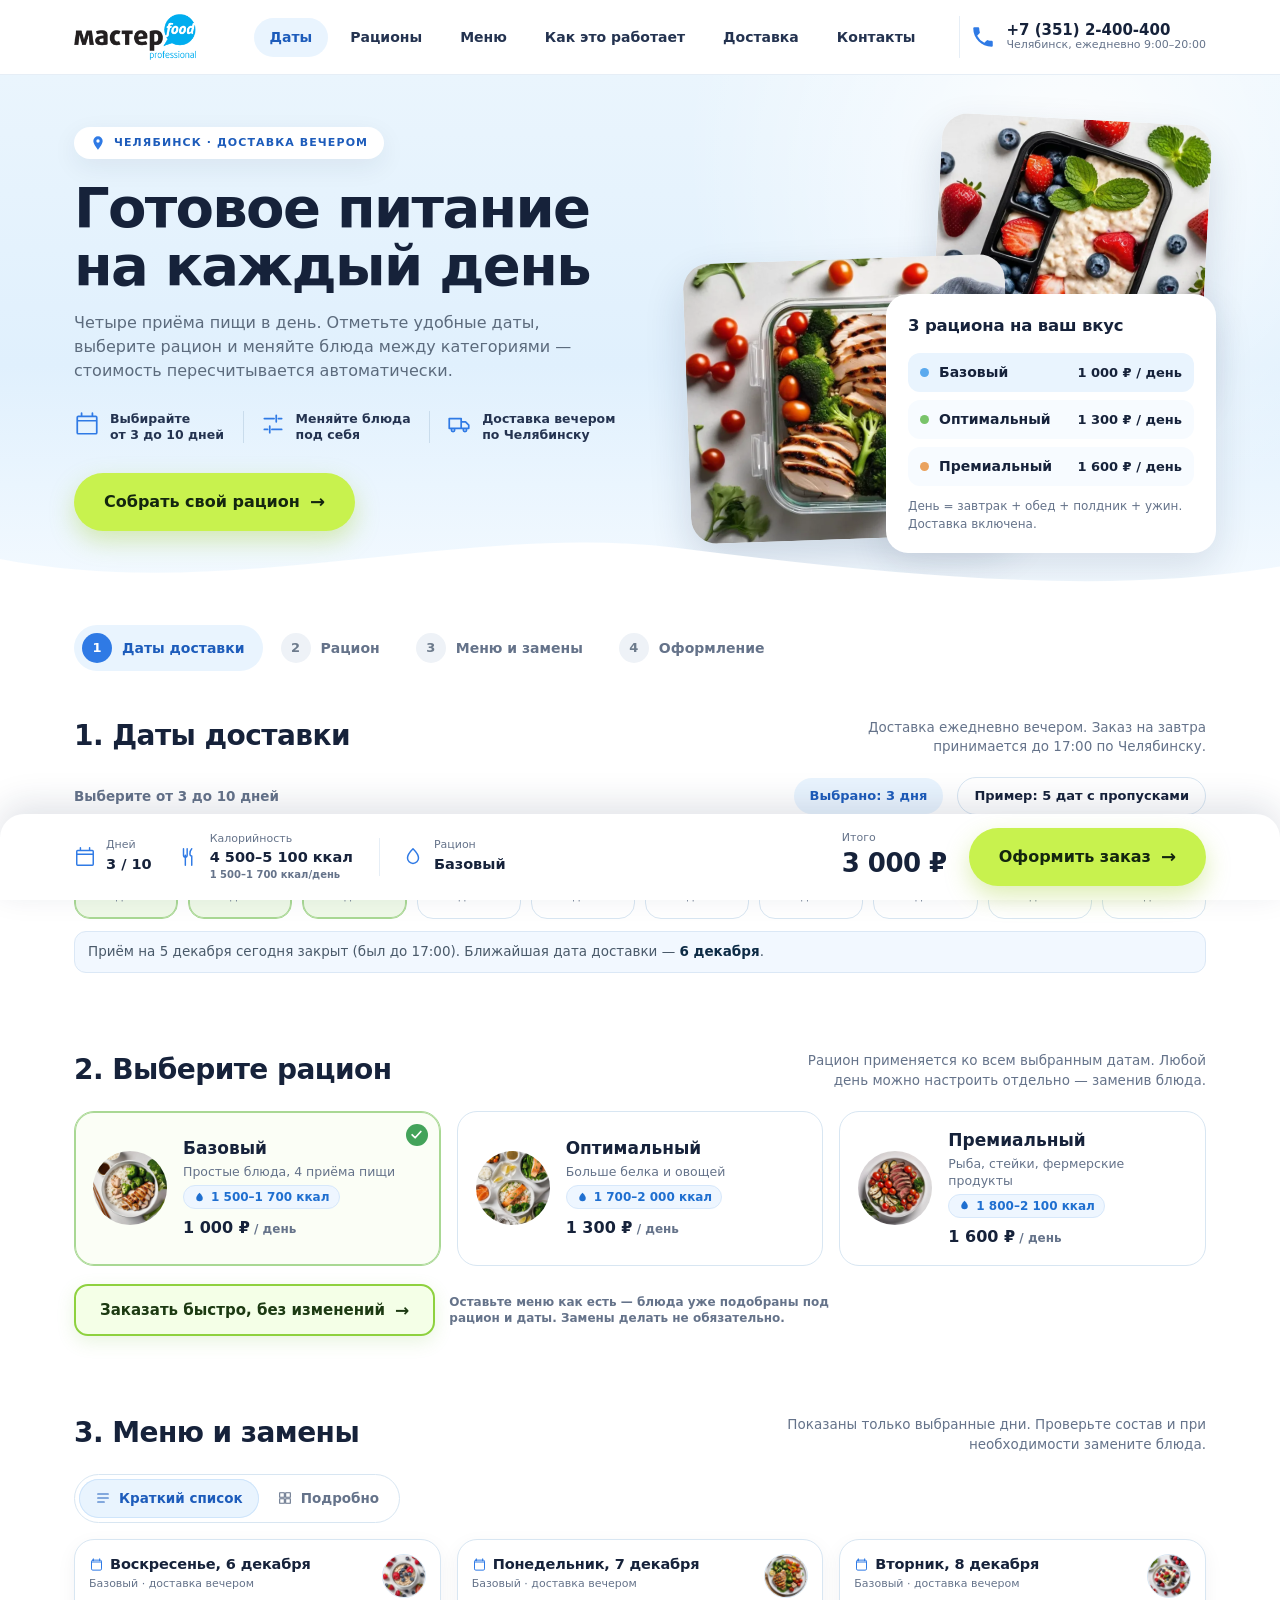
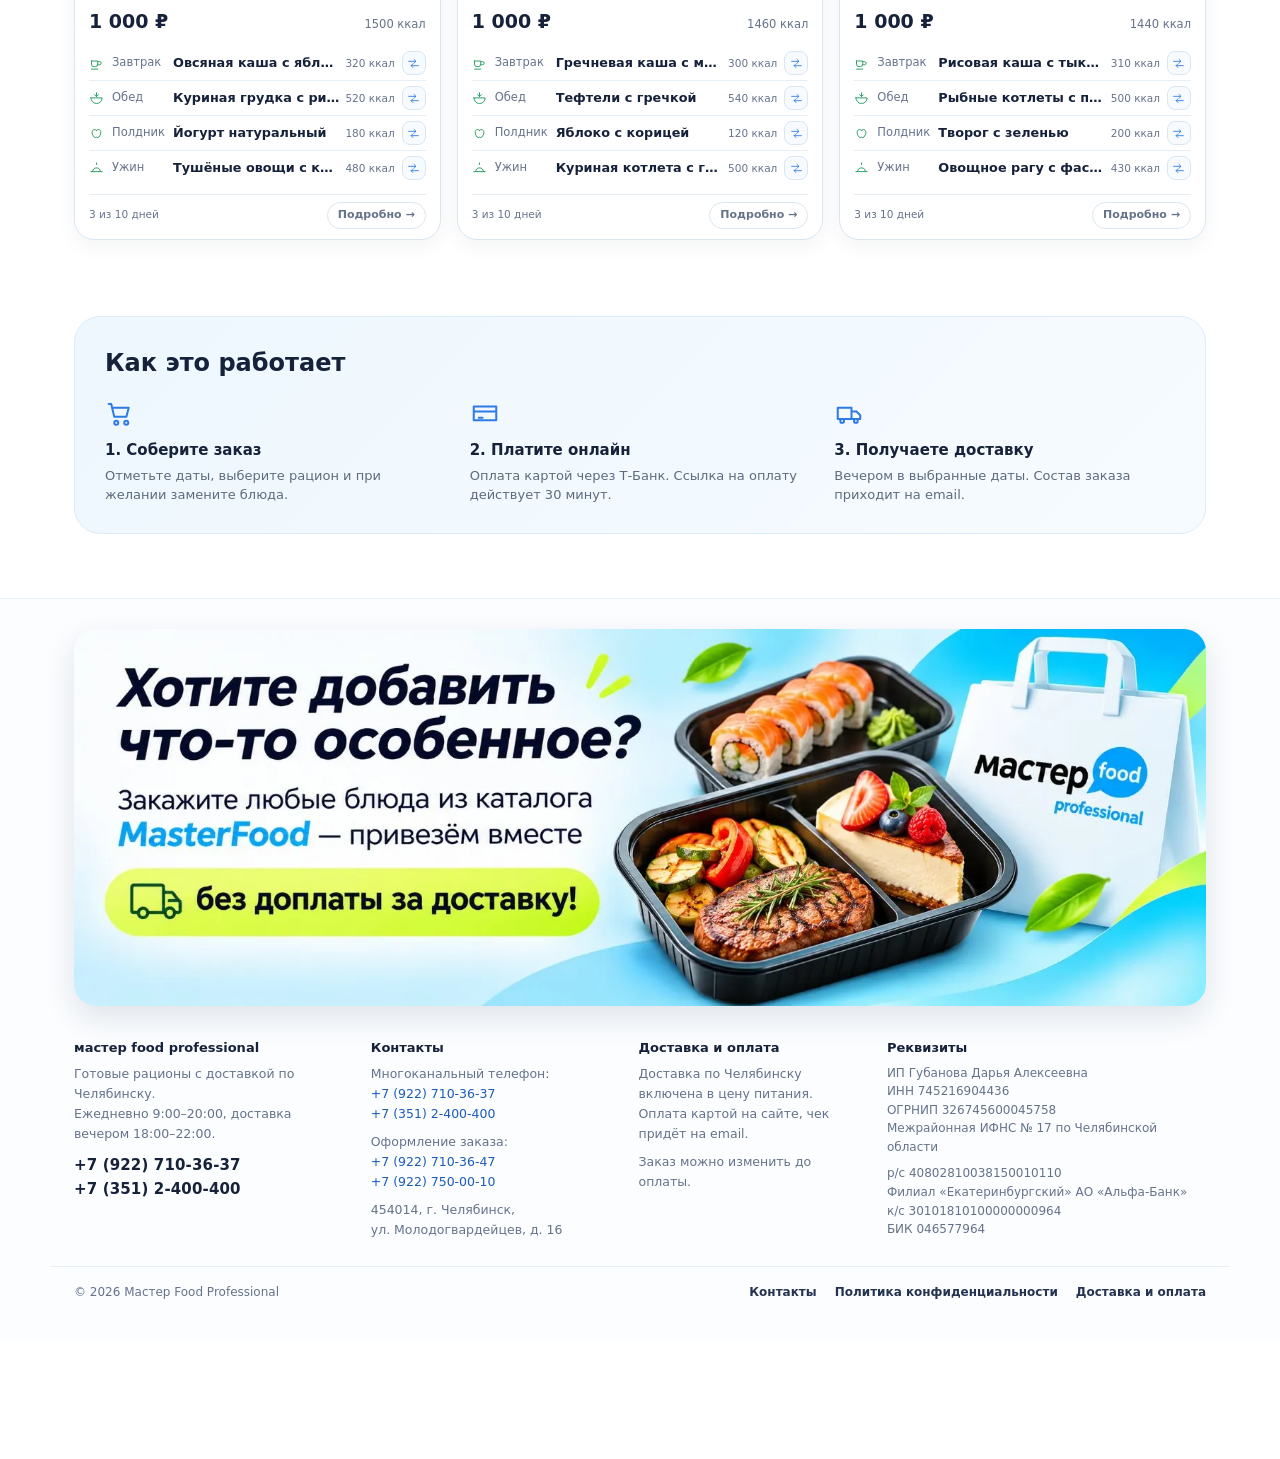
<file: index.html>
<!DOCTYPE html>
<html lang="ru">
<head>
<meta charset="utf-8">
<meta name="viewport" content="width=device-width, initial-scale=1">
<title>Мастер Рацион — готовое питание с доставкой по Челябинску</title>
<link rel="preload" as="font" type="font/woff2" href="fonts/manrope-cyrillic.woff2" crossorigin>
<link rel="preload" as="font" type="font/woff2" href="fonts/manrope-latin.woff2" crossorigin>
<link rel="stylesheet" href="site.css?v=38">
</head>
<body>

<header class="head">
  <div class="wrap head-inner">
    <a class="logo" href="#top" aria-label="Мастер Food Professional">
      <img class="logo-img" src="img/logo.png" width="223" height="84" alt="Мастер Food Professional">
    </a>
    <nav class="nav" id="nav">
      <a href="#dates-sec" class="on">Даты</a>
      <a href="#tariffs">Рационы</a>
      <a href="#menu">Меню</a>
      <a href="#how">Как это работает</a>
      <a href="#delivery">Доставка</a>
      <a href="#contacts">Контакты</a>
    </nav>
    <div class="head-right">
      <a class="head-phone" id="head-phone" href="tel:+73512400400">
        <svg viewBox="0 0 24 24" class="ico" aria-hidden="true"><path d="M6.62 10.79a15.05 15.05 0 0 0 6.59 6.59l2.2-2.2a1 1 0 0 1 1.02-.24c1.12.37 2.33.57 3.57.57a1 1 0 0 1 1 1V20a1 1 0 0 1-1 1C10.61 21 3 13.39 3 4a1 1 0 0 1 1-1h3.5a1 1 0 0 1 1 1c0 1.24.2 2.45.57 3.57a1 1 0 0 1-.25 1.02l-2.2 2.2Z"/></svg>
        <span><i id="head-phone-num">+7 (351) 2-400-400</i><small id="head-phone-note">Челябинск, ежедневно 9:00–20:00</small></span>
      </a>
      <button class="burger" id="burger" aria-label="Меню" aria-expanded="false">☰</button>
    </div>
  </div>
</header>

<main id="top">

  <section class="hero">
    <div class="wrap hero-grid">
      <div class="hero-copy">
        <span class="hbadge"><svg viewBox="0 0 24 24" class="ico"><path d="M12 2a7 7 0 0 1 7 7c0 5-7 13-7 13S5 14 5 9a7 7 0 0 1 7-7Zm0 9.5A2.5 2.5 0 1 0 12 6.5a2.5 2.5 0 0 0 0 5Z"/></svg>ЧЕЛЯБИНСК · ДОСТАВКА ВЕЧЕРОМ</span>
        <h1>Готовое питание<br>на каждый день</h1>
        <p class="hlead">Четыре приёма пищи в день. Отметьте удобные даты, выберите рацион и меняйте блюда между категориями — стоимость пересчитывается автоматически.</p>
        <div class="hfeats">
          <div class="hfeat">
            <svg viewBox="0 0 24 24" class="ico"><path d="M7 2v3M17 2v3M3.5 9h17M4 5h16a1 1 0 0 1 1 1v14a1 1 0 0 1-1 1H4a1 1 0 0 1-1-1V6a1 1 0 0 1 1-1Z"/></svg>
            <span>Выбирайте<br>от 3 до 10 дней</span>
          </div>
          <div class="hfeat">
            <svg viewBox="0 0 24 24" class="ico"><path d="M4 7h9M17 7h3M4 17h3M11 17h9M15 4v6M9 14v6"/></svg>
            <span>Меняйте блюда<br>под себя</span>
          </div>
          <div class="hfeat">
            <svg viewBox="0 0 24 24" class="ico"><path d="M3 7h11v9H3zM14 10h4l3 3v3h-7zM6.5 19a1.5 1.5 0 1 0 0-3 1.5 1.5 0 0 0 0 3Zm11 0a1.5 1.5 0 1 0 0-3 1.5 1.5 0 0 0 0 3Z"/></svg>
            <span>Доставка вечером<br>по Челябинску</span>
          </div>
        </div>
        <button class="btn-lime" id="hero-cta">Собрать свой рацион <span class="arr">→</span></button>
      </div>

      <div class="hero-media">
        <div class="hero-shots">
          <img class="shot shot-1" src="img/hero-sweet.webp" alt="Контейнер с завтраком" decoding="async" fetchpriority="high">
          <img class="shot shot-2" src="img/hero-meat.webp" alt="Контейнер с обедом" decoding="async" fetchpriority="high">
        </div>
        <div class="tiers">
          <b>3 рациона на ваш вкус</b>
          <ul class="tiers-list">
            <li><span class="tdot tdot-basic"></span>Базовый<i>1 000 ₽ / день</i></li>
            <li><span class="tdot tdot-opt"></span>Оптимальный<i>1 300 ₽ / день</i></li>
            <li><span class="tdot tdot-prem"></span>Премиальный<i>1 600 ₽ / день</i></li>
          </ul>
          <p>День = завтрак + обед + полдник + ужин. Доставка включена.</p>
        </div>
      </div>
    </div>
    <svg class="hero-wave" viewBox="0 0 1440 120" preserveAspectRatio="none" aria-hidden="true">
      <path d="M0,60 C260,120 520,10 760,45 C1010,82 1240,110 1440,70 L1440,120 L0,120 Z" fill="#ffffff"/>
    </svg>
  </section>

  <div class="wrap">
    <div class="steps">
      <button class="step active" id="step-1" data-goto="dates-sec"><span class="step-num">1</span><b>Даты доставки</b></button>
      <button class="step" id="step-2" data-goto="tariffs"><span class="step-num">2</span><b>Рацион</b></button>
      <button class="step" id="step-3" data-goto="menu"><span class="step-num">3</span><b>Меню и замены</b></button>
      <button class="step" id="step-4" data-goto="how"><span class="step-num">4</span><b>Оформление</b></button>
    </div>
  </div>

  <section class="section" id="dates-sec">
    <div class="wrap">
      <div class="section-head">
        <h2>1. Даты доставки</h2>
        <p id="dates-lead">Доставка ежедневно вечером. Заказ на завтра принимается до 17:00 по Челябинску.</p>
      </div>
      <div class="dates-head">
        <div class="hint">Выберите от 3 до 10 дней</div>
        <div class="counter" id="counter"></div>
        <button class="mini" id="btn-demo-dates">Пример: 5 дат с пропусками</button>
      </div>
      <div class="dates" id="dates"></div>
      <div class="dates-note" id="dates-note"></div>
    </div>
  </section>

  <section class="section" id="tariffs">
    <div class="wrap">
      <div class="section-head">
        <h2>2. Выберите рацион</h2>
        <p>Рацион применяется ко всем выбранным датам. Любой день можно настроить отдельно — заменив блюда.</p>
      </div>
      <div class="tariffs" id="tariffs-list"></div>
      <div class="tariff-cta">
        <button class="btn-outline-cta" id="btn-order-clean">Заказать быстро, без изменений<span class="arr">→</span></button>
        <button class="btn-ghost" id="btn-reset-all" hidden>↺ Сбросить все замены</button>
        <span class="hint" id="clean-hint">Оставьте меню как есть — блюда уже подобраны под рацион и даты. Замены делать не обязательно.</span>
      </div>
    </div>
  </section>

  <section class="section" id="menu">
    <div class="wrap">
      <div class="section-head">
        <h2>3. Меню и замены</h2>
        <p>Показаны только выбранные дни. Проверьте состав и при необходимости замените блюда.</p>
      </div>
      <div class="menu-toolbar">
        <div class="mode-switch" role="group" aria-label="Вид меню">
          <button class="mode-btn on" id="mode-overview" aria-pressed="true">
            <svg viewBox="0 0 24 24" class="ico"><path d="M4 6h16M4 12h16M4 18h10"/></svg>Краткий список</button>
          <button class="mode-btn" id="mode-edit" aria-pressed="false">
            <svg viewBox="0 0 24 24" class="ico"><path d="M4 4h7v7H4zM13 4h7v7h-7zM4 13h7v7H4zM13 13h7v7h-7z"/></svg>Подробно</button>
        </div>
      </div>
      <div id="menu-list"></div>
    </div>
  </section>

  <section class="section" id="how">
    <div class="wrap">
      <div class="howbox">
        <h2>Как это работает</h2>
        <div class="how-grid">
          <div class="how-item">
            <svg viewBox="0 0 24 24" class="ico"><path d="M3 4h2l2.4 10.2h9.7L19 7H6.2"/><circle cx="9" cy="19" r="1.6"/><circle cx="17" cy="19" r="1.6"/></svg>
            <b>1. Соберите заказ</b>
            <p>Отметьте даты, выберите рацион и при желании замените блюда.</p>
          </div>
          <div class="how-item">
            <svg viewBox="0 0 24 24" class="ico"><path d="M3 6h18v11H3zM3 10h18M7 15h3"/></svg>
            <b>2. Платите онлайн</b>
            <p>Оплата картой через Т-Банк. Ссылка на оплату действует 30 минут.</p>
          </div>
          <div class="how-item">
            <svg viewBox="0 0 24 24" class="ico"><path d="M3 7h11v9H3zM14 10h4l3 3v3h-7zM6.5 19a1.5 1.5 0 1 0 0-3 1.5 1.5 0 0 0 0 3Zm11 0a1.5 1.5 0 1 0 0-3 1.5 1.5 0 0 0 0 3Z"/></svg>
            <b>3. Получаете доставку</b>
            <p>Вечером в выбранные даты. Состав заказа приходит на email.</p>
          </div>
        </div>
      </div>
    </div>
  </section>

  <footer class="footer" id="delivery">
    <div class="wrap footer-banner" id="foot-banner-wrap">
      <a class="foot-banner" id="foot-banner-link" href="#menu" aria-label="Заказать блюда из каталога MasterFood">
        <img id="foot-banner-img" decoding="async" src="img/banner-footer.webp" alt="Хотите добавить что-то особенное? Закажите любые блюда из каталога MasterFood — привезём вместе, без доплаты за доставку">
      </a>
    </div>
    <div class="wrap footer-grid" id="contacts">
      <div class="fcol">
        <b class="fmark">мастер food professional</b>
        <p>Готовые рационы с доставкой по Челябинску.<br>Ежедневно 9:00–20:00, доставка вечером 18:00–22:00.</p>
        <div class="fphones">
          <a href="tel:+79227103637">+7 (922) 710-36-37</a>
          <a href="tel:+73512400400">+7 (351) 2-400-400</a>
        </div>
      </div>
      <div class="fcol">
        <b>Контакты</b>
        <p>Многоканальный телефон:<br><a href="tel:+79227103637">+7 (922) 710-36-37</a><br><a href="tel:+73512400400">+7 (351) 2-400-400</a></p>
        <p>Оформление заказа:<br><a href="tel:+79227103647">+7 (922) 710-36-47</a><br><a href="tel:+79227500010">+7 (922) 750-00-10</a></p>
        <p>454014, г. Челябинск,<br>ул. Молодогвардейцев, д. 16</p>
      </div>
      <div class="fcol">
        <b>Доставка и оплата</b>
        <p>Доставка по Челябинску включена в цену питания.<br>Оплата картой на сайте, чек придёт на email.</p>
        <p>Заказ можно изменить до оплаты.</p>
      </div>
      <div class="fcol fcol-req">
        <b>Реквизиты</b>
        <p>ИП Губанова Дарья Алексеевна<br>ИНН 745216904436<br>ОГРНИП 326745600045758<br>Межрайонная ИФНС № 17 по Челябинской области</p>
        <p>р/с 40802810038150010110<br>Филиал «Екатеринбургский» АО «Альфа-Банк»<br>к/с 30101810100000000964<br>БИК 046577964</p>
      </div>
    </div>
    <div class="wrap footer-bottom">
      <span>© 2026 Мастер Food Professional</span>
      <nav class="fnav">
        <a href="#contacts">Контакты</a>
        <a href="policy.html">Политика конфиденциальности</a>
        <a href="#delivery">Доставка и оплата</a>
      </nav>
    </div>
  </footer>
</main>

<div class="overlay" id="replace-modal" data-open="false">
  <div class="modal" role="dialog" aria-modal="true">
    <div class="modal-head">
      <div>
        <h3>Заменить блюдо</h3>
        <p id="replace-title"></p>
        <p id="replace-sub" style="margin-top:2px"></p>
      </div>
      <button class="x" data-close="replace-modal" aria-label="Закрыть">✕</button>
    </div>
    <div class="modal-body">
      <div id="replace-list"></div>
      <p style="font-size:12px;color:var(--muted);margin:12px 0 0">Стоимость вариантов блюда уже включена в цену. Доплата за вариант не взимается.</p>
    </div>
  </div>
</div>

<div class="overlay" id="order-modal" data-open="false">
  <div class="modal" role="dialog" aria-modal="true">
    <div class="modal-head">
      <div>
        <h3>Оформление заказа</h3>
        <p>Проверьте состав и адрес — после оплаты изменить заказ нельзя</p>
      </div>
      <button class="x" data-close="order-modal" aria-label="Закрыть">✕</button>
    </div>
    <div class="modal-body">
      <form id="order-form">
        <div class="form-grid">
          <div class="field"><label>Имя</label><input required placeholder="Иван"></div>
          <div class="field"><label>Телефон</label><input required placeholder="+7 900 000-00-00"></div>
          <div class="field full"><label>Email</label><input type="email" required placeholder="ivan@example.ru"></div>
          <div class="field"><label>Город</label><input required value="Челябинск"></div>
          <div class="field"><label>Улица</label><input required placeholder="ул. Кирова"></div>
          <div class="field"><label>Дом</label><input required placeholder="12"></div>
          <div class="field"><label>Квартира</label><input required placeholder="45"></div>
          <div class="field"><label>Подъезд</label><input placeholder="2"></div>
          <div class="field"><label>Этаж</label><input placeholder="5"></div>
          <div class="field"><label>Домофон</label><input placeholder="45К"></div>
          <div class="field full"><label>Комментарий курьеру</label><textarea rows="2" placeholder="Позвонить за 10 минут"></textarea></div>
        </div>

        <div class="prev-label">Состав заказа</div>
        <div id="order-preview"></div>

        <label class="checkline"><input type="checkbox" required>
          <span>Согласен с <a href="policy.html" target="_blank" rel="noopener">политикой конфиденциальности</a> и на обработку персональных данных. Согласие оформляется отдельно от иных документов.</span></label>

        <button class="btn-lime wide" type="submit">Перейти к оплате <span class="arr">→</span></button>
        <p class="prev-note">Оплата через Т-Банк · ссылка действует 30 минут · чек формируется онлайн-кассой</p>
      </form>
    </div>
  </div>
</div>

<div class="toast" id="toast"></div>

<div class="orderbar" id="orderbar">
  <div class="wrap orderbar-inner">
    <div class="ob-facts">
      <div class="sum-item">
        <svg viewBox="0 0 24 24" class="ico"><path d="M7 2v3M17 2v3M3.5 9h17M4 5h16a1 1 0 0 1 1 1v14a1 1 0 0 1-1 1H4a1 1 0 0 1-1-1V6a1 1 0 0 1 1-1Z"/></svg>
        <div><span>Дней</span><b id="sum-days">3 / 10</b></div>
      </div>
      <div class="sum-item">
        <svg viewBox="0 0 24 24" class="ico"><path d="M6 3v7a2 2 0 0 0 4 0V3M8 10v11M15 3c-1.5 1.5-2 3.5-2 5.5 0 1.5.7 2.5 2 2.5v10"/></svg>
        <div><span>Калорийность</span><b id="sum-kcal">—</b></div>
      </div>
      <div class="sum-item sum-item-cat">
        <svg viewBox="0 0 24 24" class="ico"><path d="M12 3c4 4 6 7 6 10a6 6 0 0 1-12 0c0-3 2-6 6-10Z"/></svg>
        <div><span>Рацион</span><b id="sum-cats">—</b></div>
      </div>
    </div>
    <div class="ob-total">
      <div class="sum-total"><span>Итого</span><b id="sum-total">—</b></div>
      <button class="btn-lime" id="btn-order">Оформить заказ <span class="arr">→</span></button>
    </div>
  </div>
</div>

<script src="dish-info.js?v=1"></script>
<script src="site.js?v=38"></script>
</body>
</html>
</file>
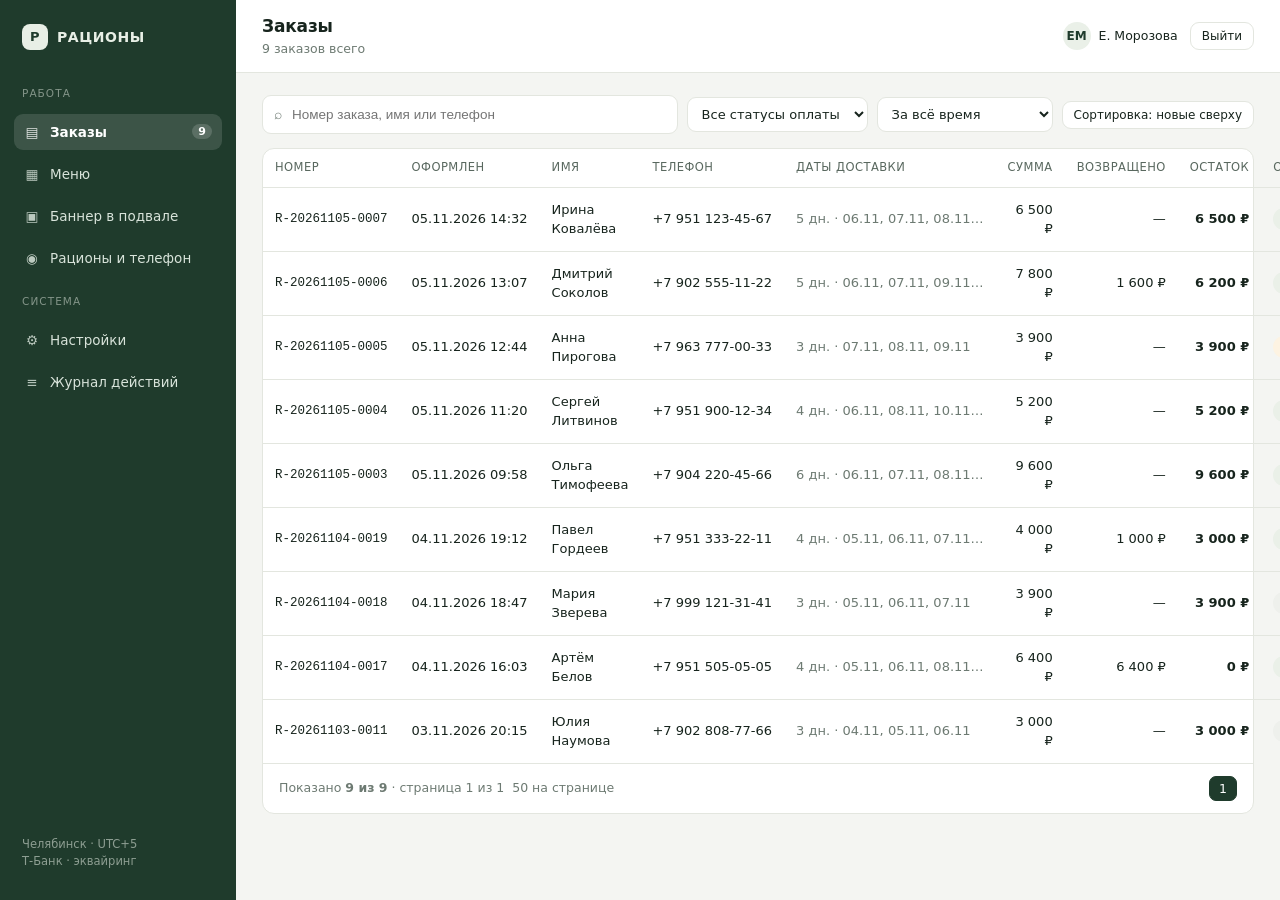
<file: admin.html>
<!DOCTYPE html>
<html lang="ru">
<head>
<meta charset="utf-8">
<meta name="viewport" content="width=device-width, initial-scale=1">
<title>Админпанель — Рационы</title>
<link rel="stylesheet" href="admin.css?v=38">
</head>
<body>
<div class="layout">

  <aside class="side">
    <div class="brand"><span class="mark">Р</span> РАЦИОНЫ</div>
    <div class="side-label">Работа</div>
    <button class="nav-item active" data-panel="orders"><span class="ico">▤</span> Заказы <span class="count">9</span></button>
    <button class="nav-item" data-panel="menu"><span class="ico">▦</span> Меню</button>
    <button class="nav-item" data-panel="banner"><span class="ico">▣</span> Баннер в подвале</button>
    <button class="nav-item" data-panel="showcase"><span class="ico">◉</span> Рационы и телефон</button>
    <div class="side-label">Система</div>
    <button class="nav-item" data-panel="settings"><span class="ico">⚙</span> Настройки</button>
    <button class="nav-item" data-panel="log"><span class="ico">≡</span> Журнал действий</button>
    <div class="side-foot">Челябинск · UTC+5<br>Т-Банк · эквайринг</div>
  </aside>

  <div class="main">
    <header class="topline">
      <div>
        <h1 id="page-title">Заказы</h1>
        <div class="sub" id="page-sub">9 заказов всего</div>
      </div>
      <div class="right">
        <div class="who"><span class="avatar">ЕМ</span> Е. Морозова</div>
        <button class="btn ghost small" onclick="alert('Макет: выход из учётной записи')">Выйти</button>
      </div>
    </header>

    <div class="content">

      <!-- ============ ЗАКАЗЫ ============ -->
      <section class="panel active" id="panel-orders">
        <div id="list-view">
          <div class="toolbar">
            <div class="search">
              <span class="muted">⌕</span>
              <input id="q" placeholder="Номер заказа, имя или телефон">
            </div>
            <select class="ctl" id="f-status">
              <option value="all">Все статусы оплаты</option>
              <option value="paid">Оплачен</option>
              <option value="pending">Ожидает оплаты</option>
              <option value="expired">Истёк срок оплаты</option>
              <option value="cancelled">Отменён</option>
            </select>
            <select class="ctl">
              <option>За всё время</option>
              <option>Сегодня</option>
              <option>Последние 7 дней</option>
              <option>Последние 30 дней</option>
            </select>
            <button class="btn ghost small">Сортировка: новые сверху</button>
          </div>

          <div class="card">
            <div class="table-scroll">
              <table>
                <thead>
                  <tr>
                    <th>Номер</th><th>Оформлен</th><th>Имя</th><th>Телефон</th><th>Даты доставки</th>
                    <th class="right-align">Сумма</th><th class="right-align">Возвращено</th><th class="right-align">Остаток</th>
                    <th>Оплата</th><th>Письма</th>
                  </tr>
                </thead>
                <tbody id="orders-body"></tbody>
              </table>
            </div>
            <div class="pager">
              <span>Показано <b id="found"></b> · страница 1 из 1</span>
              <span class="muted">50 на странице</span>
              <div class="pages"><button class="on">1</button></div>
            </div>
          </div>
        </div>

        <div id="card-view" style="display:none"></div>
      </section>

      <!-- ============ МЕНЮ ============ -->
      <section class="panel" id="panel-menu">
        <div class="grid-2">
          <div class="card">
            <div class="card-head"><h2>Загрузка меню из Excel</h2><div class="right muted" style="font-size:12.5px">шаблон: menu_template.xlsx</div></div>
            <div class="card-body">
              <div class="drop">
                <div class="muted">XLSX</div>
                <div class="big">Перетащите файл или выберите на диске</div>
                <div class="hint">Листы «Меню» и «Варианты» · до 10 дат · 12 позиций на дату</div>
                <div style="margin-top:12px;display:flex;gap:8px;justify-content:center;flex-wrap:wrap">
                  <button class="btn small" onclick="document.getElementById('file').click()">Выбрать файл</button>
                  <a class="btn ghost small" href="menu_template.xlsx" download="шаблон_меню_10_дней.xlsx">Скачать шаблон</a>
                  <a class="btn ghost small" href="menu_example_12.xlsx" download="пример_меню_12_позиций.xlsx">Пример на 1 день</a>
                </div>
                <div class="hint" style="margin-top:8px">Шаблон — 10 дат, 120 строк. Пример — 1 дата, 12 позиций: видно, как заполнять «Состав» и Б/Ж/У.</div>
                <input type="file" id="file" hidden>
              </div>

              <div class="import-steps">
                <span class="done">1. Файл принят</span>
                <span class="done">2. Колонки проверены</span>
                <span class="done">3. Данные проверены</span>
                <span>4. Публикация</span>
              </div>

              <div style="display:flex;gap:20px;font-size:13px;margin-bottom:14px">
                <div><span class="muted">Дат:</span> <b>10</b></div>
                <div><span class="muted">Позиций:</span> <b>120</b></div>
                <div><span class="muted">Категорий:</span> <b>3</b></div>
                <div><span class="muted">Ошибок:</span> <b>0</b></div>
              </div>

              <div id="import-ok" style="display:none" class="errors" ><b style="color:var(--green)">Импорт опубликован</b>
                <ul><li>Меню на 06.11–15.11 доступно на сайте</li><li>Ранее оформленные заказы не изменены</li></ul>
              </div>

              <div style="display:flex;gap:8px;margin-top:16px">
                <button class="btn" id="btn-publish">Опубликовать меню</button>
                <button class="btn ghost">Отменить</button>
              </div>
            </div>
          </div>

          <div class="card">
            <div class="card-head"><h2>Пример ошибок импорта</h2><div class="right pill bad">публикация заблокирована</div></div>
            <div class="card-body">
              <p class="muted" style="font-size:12.5px;margin:0 0 10px">Так выглядит отчёт, если файл не прошёл проверку. Публикация не выполняется, меню на сайте не меняется.</p>
              <div class="errors">
                <b>Найдено 4 ошибки</b>
                <ul>
                  <li>Меню, строка 14, колонка «Стоимость блюда»: отрицательное значение (−150)</li>
                  <li>Меню, строка 27: для 08.11.2026 не заполнен приём пищи «Полдник» в категории «Оптимальный»</li>
                  <li>Варианты, строка 8: код блюда BR-99 отсутствует на листе «Меню»</li>
                  <li>Меню, строка 44: у блюда BR-11 отличается калорийность (420 и 400)</li>
                </ul>
              </div>
              <div class="section-title" style="margin-top:16px">Текущее меню на сайте</div>
              <div style="font-size:12.5px;line-height:1.9">
                06.11–10.11 · опубликовано 03.11.2026 10:12 · 120 позиций<br>
                11.11–15.11 · опубликовано 02.11.2026 09:40 · 120 позиций
              </div>
            </div>
          </div>
        </div>
      </section>

      <!-- ============ РАЦИОНЫ И ТЕЛЕФОН ============ -->
      <section class="panel" id="panel-showcase">
        <div class="grid-2">
          <div class="card">
            <div class="card-head"><h2>Калорийность рационов</h2><span class="muted">ккал в день</span></div>
            <div class="card-body">
              <div class="form-row">
                <label>Базовый</label>
                <div style="display:flex;gap:8px;align-items:center">
                  <input id="cal-basic-min" type="number" min="500" max="5000" step="10" style="max-width:110px">
                  <span class="muted">—</span>
                  <input id="cal-basic-max" type="number" min="500" max="5000" step="10" style="max-width:110px">
                </div>
              </div>
              <div class="form-row">
                <label>Оптимальный</label>
                <div style="display:flex;gap:8px;align-items:center">
                  <input id="cal-optimal-min" type="number" min="500" max="5000" step="10" style="max-width:110px">
                  <span class="muted">—</span>
                  <input id="cal-optimal-max" type="number" min="500" max="5000" step="10" style="max-width:110px">
                </div>
              </div>
              <div class="form-row">
                <label>Премиальный</label>
                <div style="display:flex;gap:8px;align-items:center">
                  <input id="cal-premium-min" type="number" min="500" max="5000" step="10" style="max-width:110px">
                  <span class="muted">—</span>
                  <input id="cal-premium-max" type="number" min="500" max="5000" step="10" style="max-width:110px">
                </div>
              </div>
              <div class="form-row">
                <div class="note">Подпись выводится в блоке выбора рациона и в строке «Итого». Если клиент заменил блюда, сайт считает калорийность по факту и показывает общую сумму и среднюю в день.</div>
              </div>
            </div>
          </div>

          <div class="card">
            <div class="card-head"><h2>Телефон в шапке</h2></div>
            <div class="card-body">
              <div class="form-row">
                <label>Номер</label>
                <div>
                  <input id="set-phone" value="+7 (351) 2-400-400" style="max-width:260px">
                  <div class="note">Как показывать на сайте. Ссылка для звонка собирается из цифр автоматически</div>
                </div>
              </div>
              <div class="form-row">
                <label>Подпись под номером</label>
                <div>
                  <input id="set-phone-note" value="Челябинск, ежедневно 9:00–20:00" style="max-width:320px">
                </div>
              </div>
              <div class="form-row">
                <button class="btn" id="btn-save-showcase">Сохранить</button>
                <button class="btn ghost" id="btn-reset-showcase" style="margin-left:8px">Сбросить к стандартным</button>
              </div>
            </div>
          </div>

          <div class="card">
            <div class="card-head"><h2>Приём заказов</h2><span class="muted">время по Челябинску</span></div>
            <div class="card-body">
              <div class="form-row">
                <label>Заказ на завтра принимаем до</label>
                <div>
                  <input id="set-cutoff" type="time" value="17:00" step="900" style="max-width:140px">
                  <div class="note">До этого времени ближайшая доставка — завтра, после — только послезавтра. Календарь на сайте строится на 10 дней от ближайшей даты.</div>
                </div>
              </div>
              <div class="form-row">
                <div class="note" id="cutoff-preview"></div>
              </div>
              <div class="form-row">
                <button class="btn" id="btn-save-cutoff">Сохранить время</button>
              </div>
            </div>
          </div>
        </div>
      </section>

      <!-- ============ НАСТРОЙКИ ============ -->
      <section class="panel" id="panel-settings">
        <div class="grid-2">
          <div class="card">
            <div class="card-head"><h2>Приём заказов и доставка</h2></div>
            <div class="card-body">
              <div class="form-row">
                <label>Время окончания приёма заказов</label>
                <div>
                  <input type="time" value="17:00" style="max-width:140px">
                  <div class="note">После 17:00 следующий календарный день закрывается для новых заказов</div>
                </div>
              </div>
              <div class="form-row">
                <label>Окно доставки</label>
                <div style="display:flex;gap:8px;align-items:center">
                  <input type="time" value="18:00" style="max-width:140px">
                  <span class="muted">—</span>
                  <input type="time" value="22:00" style="max-width:140px">
                </div>
              </div>
              <div class="form-row">
                <label>Минимум дней в заказе</label>
                <input type="number" value="3" min="1" max="10" style="max-width:140px">
              </div>
              <div class="form-row">
                <label>Максимум дней в заказе</label>
                <input type="number" value="10" min="1" max="10" style="max-width:140px">
              </div>
              <div class="form-row">
                <label>Часовой пояс</label>
                <div><input value="Asia/Yekaterinburg (UTC+5)" disabled style="background:#f4f5f2;color:var(--muted)"></div>
              </div>
              <div class="form-row">
                <label>Срок действия платёжной ссылки</label>
                <div><input type="number" value="30" style="max-width:140px"> <span class="muted">минут</span></div>
              </div>
            </div>
          </div>

          <div class="card">
            <div class="card-head"><h2>Получатели писем</h2></div>
            <div class="card-body">
              <div class="form-row">
                <label>Email организации</label>
                <div>
                  <textarea rows="4">orders@example.ru
production@example.ru
courier@example.ru</textarea>
                  <div class="note">По одному адресу в строке. Письмо уходит на все адреса одновременно</div>
                </div>
              </div>
              <div class="form-row">
                <label>Копия клиенту</label>
                <div>
                  <select class="ctl" style="max-width:260px"><option>Отправлять всегда</option><option>Не отправлять</option></select>
                  <div class="note">Письмо клиенту содержит персональную ссылку на историю заказов</div>
                </div>
              </div>
              <div class="form-row">
                <label>Повторные попытки</label>
                <div>
                  <input value="1 мин · 5 мин · 15 мин · 60 мин · 180 мин" disabled style="background:#f4f5f2;color:var(--muted)">
                  <div class="note">Фиксированный график по ТЗ, изменению не подлежит</div>
                </div>
              </div>
              <div style="display:flex;gap:8px;margin-top:14px">
                <button class="btn" id="btn-save-settings">Сохранить настройки</button>
              </div>
            </div>
          </div>
        </div>
      </section>

      <!-- ============ БАННЕР В ПОДВАЛЕ ============ -->
      <section class="panel" id="panel-banner">
        <div class="grid-2">
          <div class="card">
            <div class="card-head"><h2>Баннер в подвале сайта</h2><div class="right muted" style="font-size:12.5px">показывается над контактами</div></div>
            <div class="card-body">
              <div class="banner-box"><img id="banner-preview" loading="lazy" decoding="async" src="img/banner-footer.webp" alt="Предпросмотр баннера"></div>
              <div class="note" id="banner-state" style="margin-top:10px">Исходное изображение · 1600 × 533 px</div>

              <div class="form-row" style="margin-top:14px">
                <label>Новое изображение</label>
                <div>
                  <input type="file" id="banner-file" accept="image/jpeg,image/png,image/webp">
                  <div class="note">JPG, PNG или WebP до 8 МБ. Горизонтальное, 3:1 — рекомендуется 1600 × 533 px. Файл сжимается автоматически.</div>
                </div>
              </div>

              <div class="form-row">
                <label>Ссылка при клике</label>
                <div>
                  <input id="banner-href" value="#menu">
                  <div class="note">#menu — блок «Меню и замены», #tariffs — выбор рациона, либо полный адрес</div>
                </div>
              </div>

              <div class="form-row">
                <label>Поведение ссылки</label>
                <div>
                  <label class="check-inline"><input type="checkbox" id="banner-blank"> Открывать в новой вкладке</label>
                  <div class="note">Ссылка вида «#menu», «#tariffs», «#dates-sec» откроется на месте; внешний адрес (https://…) можно открывать в новой вкладке.</div>
                </div>
              </div>

              <div class="form-row">
                <label>Показ</label>
                <div>
                  <label class="check-inline"><input type="checkbox" id="banner-hide"> Скрыть баннер в подвале</label>
                </div>
              </div>

              <div style="display:flex;gap:8px;margin-top:16px;flex-wrap:wrap">
                <button class="btn" id="btn-banner-save">Сохранить баннер</button>
                <button class="btn ghost small" id="btn-banner-reset">Вернуть исходный</button>
                <a class="btn ghost small" href="index.html#delivery" target="_blank" rel="noopener">Открыть сайт ↗</a>
              </div>
            </div>
          </div>

          <div class="card">
            <div class="card-head"><h2>Требования к баннеру</h2></div>
            <div class="card-body" style="font-size:13px;line-height:1.7;color:var(--muted)">
              <p style="margin:0 0 10px"><b style="color:var(--ink)">Размер.</b> Ширина контейнера 1180 px минус отступы — 1132 px. Изображение растягивается по ширине, поэтому делайте его не уже 1600 px по ширине.</p>
              <p style="margin:0 0 10px"><b style="color:var(--ink)">Пропорции.</b> 3:1 (1600 × 533). При других пропорциях края обрезаются по центру — держите текст и продукт внутри безопасной зоны по 5% с каждой стороны.</p>
              <p style="margin:0 0 10px"><b style="color:var(--ink)">Скругление.</b> 22 px в подвале, 16 px на телефоне — углы уже скруглены рамкой, на изображении их делать не нужно.</p>
              <p style="margin:0 0 10px"><b style="color:var(--ink)">Где показывается.</b> Над контактами в подвале страницы заказа и на всех остальных страницах сайта.</p>
              <p style="margin:0"><b style="color:var(--ink)">Хранение (прод).</b> Файл загружается в S3/CDN, адрес пишется в настройки сайта. В этом макете замена сохраняется в браузере (localStorage) и применяется после перезагрузки страницы сайта.</p>
            </div>
          </div>
        </div>
      </section>

      <!-- ============ ЖУРНАЛ ============ -->
      <section class="panel" id="panel-log">
        <div class="card">
          <div class="card-head"><h2>Журнал действий сотрудников</h2><div class="right muted" style="font-size:12.5px">записи не редактируются и не удаляются</div></div>
          <div class="table-scroll">
            <table>
              <thead><tr><th>Дата и время</th><th>Сотрудник</th><th>Действие</th><th>Объект</th><th>IP</th></tr></thead>
              <tbody id="log-body">
                <tr><td class="nowrap">05.11.2026 15:02</td><td>Е. Морозова</td><td>Регистрация возврата на 1 600 ₽</td><td class="mono">R-20261105-0006</td><td class="mono">85.26.…</td></tr>
                <tr><td class="nowrap">05.11.2026 14:58</td><td>Е. Морозова</td><td>Повторная отправка писем</td><td class="mono">R-20261105-0004</td><td class="mono">85.26.…</td></tr>
                <tr><td class="nowrap">05.11.2026 11:20</td><td>А. Гусев</td><td>Изменение времени приёма заказов: 18:00 → 17:00</td><td>Настройки</td><td class="mono">85.26.…</td></tr>
                <tr><td class="nowrap">05.11.2026 10:12</td><td>А. Гусев</td><td>Публикация меню (10 дат, 120 позиций)</td><td>Меню</td><td class="mono">85.26.…</td></tr>
                <tr><td class="nowrap">04.11.2026 18:05</td><td>Е. Морозова</td><td>Регистрация полного возврата 6 400 ₽</td><td class="mono">R-20261104-0017</td><td class="mono">85.26.…</td></tr>
              </tbody>
            </table>
          </div>
        </div>
      </section>

    </div>
  </div>
</div>

<div class="overlay" id="refund-modal" data-open="false">
  <div class="modal">
    <div class="modal-head">
      <div><h3>Регистрация возврата</h3><p id="refund-order-no"></p></div>
      <button class="x" data-close="refund-modal">✕</button>
    </div>
    <form class="modal-body" id="refund-form">
      <div class="form-grid">
        <div class="field"><label>Сумма возврата, ₽</label><input id="refund-amount" type="number" min="1" step="0.01" placeholder="1600"></div>
        <div class="field"><label>Тип</label><select><option>Частичный</option><option>Полный</option></select></div>
        <div class="field full"><label>Причина</label><input placeholder="Не привезли полдник 07.11"></div>
        <div class="field full"><label>Идентификатор операции в ЛК Т-Банка</label><input placeholder="2000110987"></div>
      </div>
      <p class="muted" style="font-size:12px;margin:12px 0 0">Возврат выполняется сотрудником в личном кабинете провайдера. Здесь фиксируется факт операции — для карточки заказа, остатка и журнала.</p>
      <div style="display:flex;gap:8px;justify-content:flex-end;margin-top:16px">
        <button type="button" class="btn ghost small" data-close="refund-modal">Отмена</button>
        <button type="submit" class="btn small">Зарегистрировать</button>
      </div>
    </form>
  </div>
</div>

<div class="toast" id="toast"></div>
<script src="admin.js?v=38"></script>
</body>
</html>
</file>
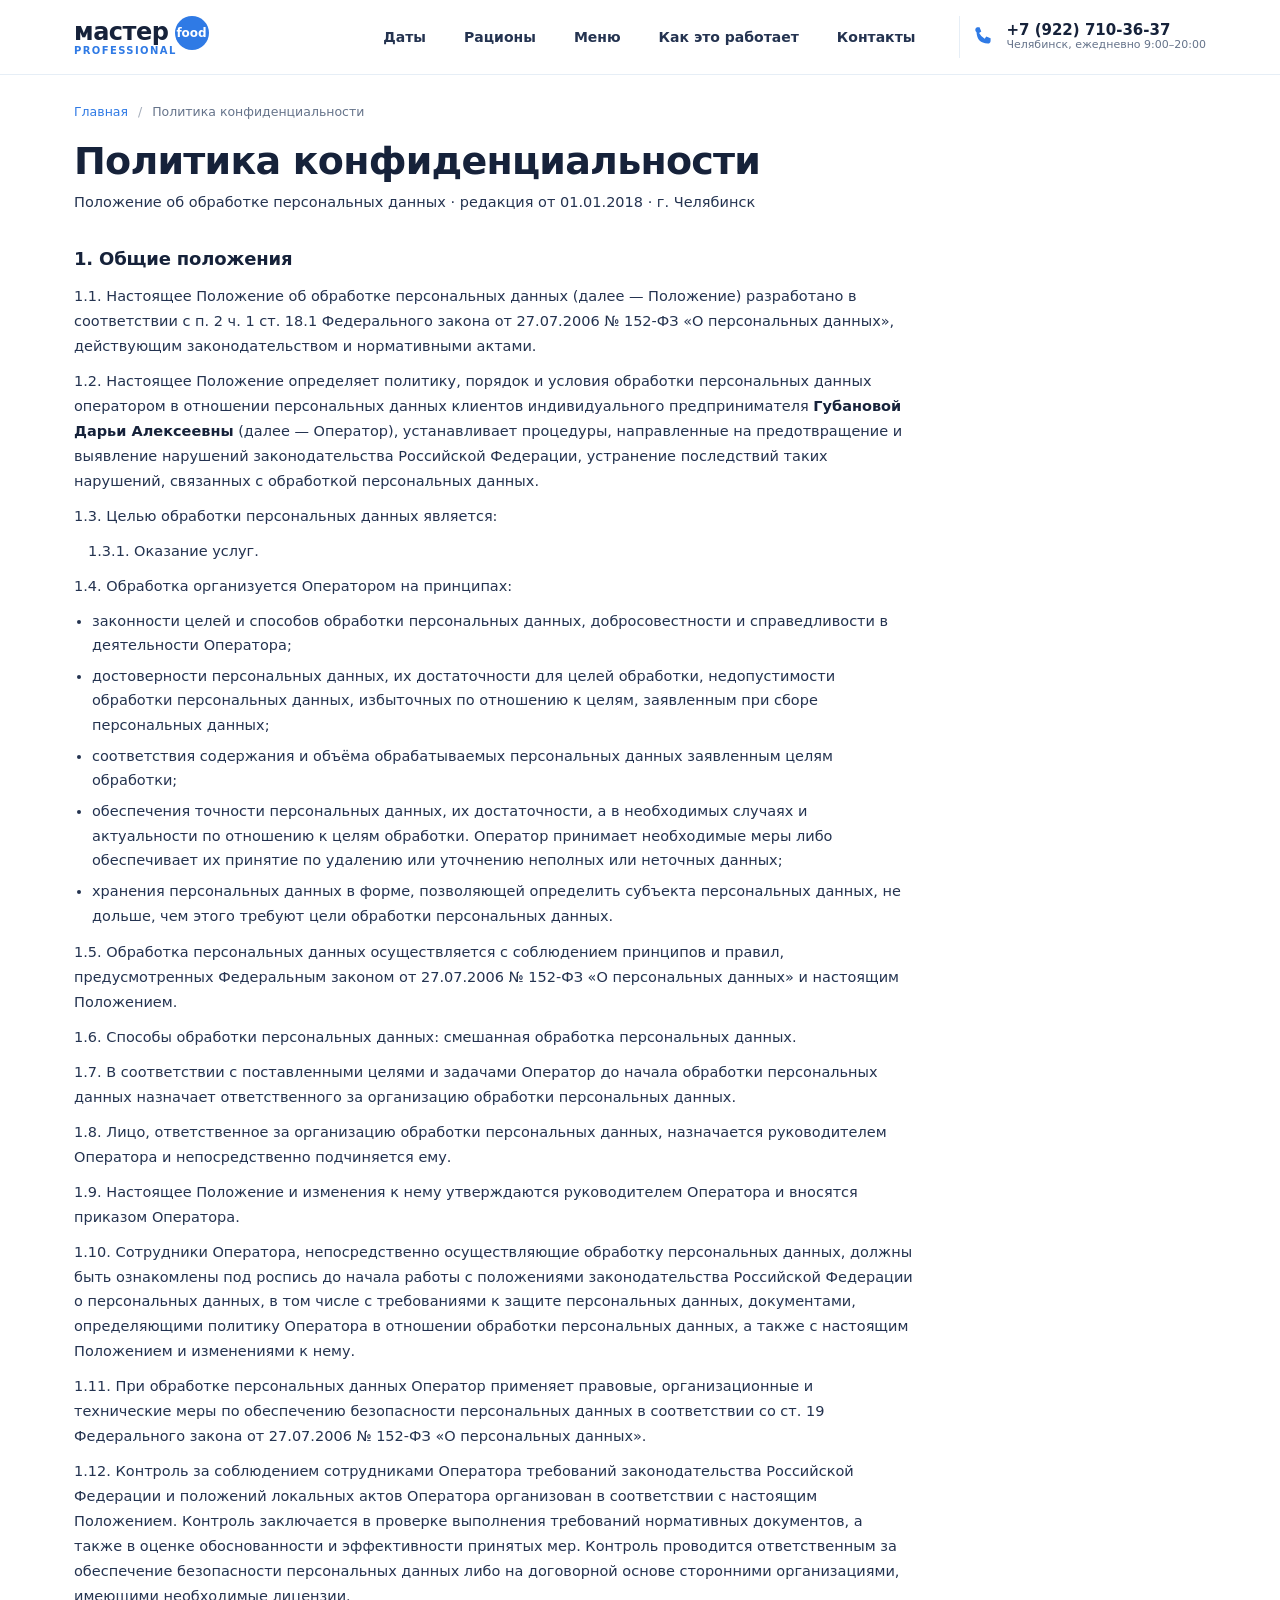
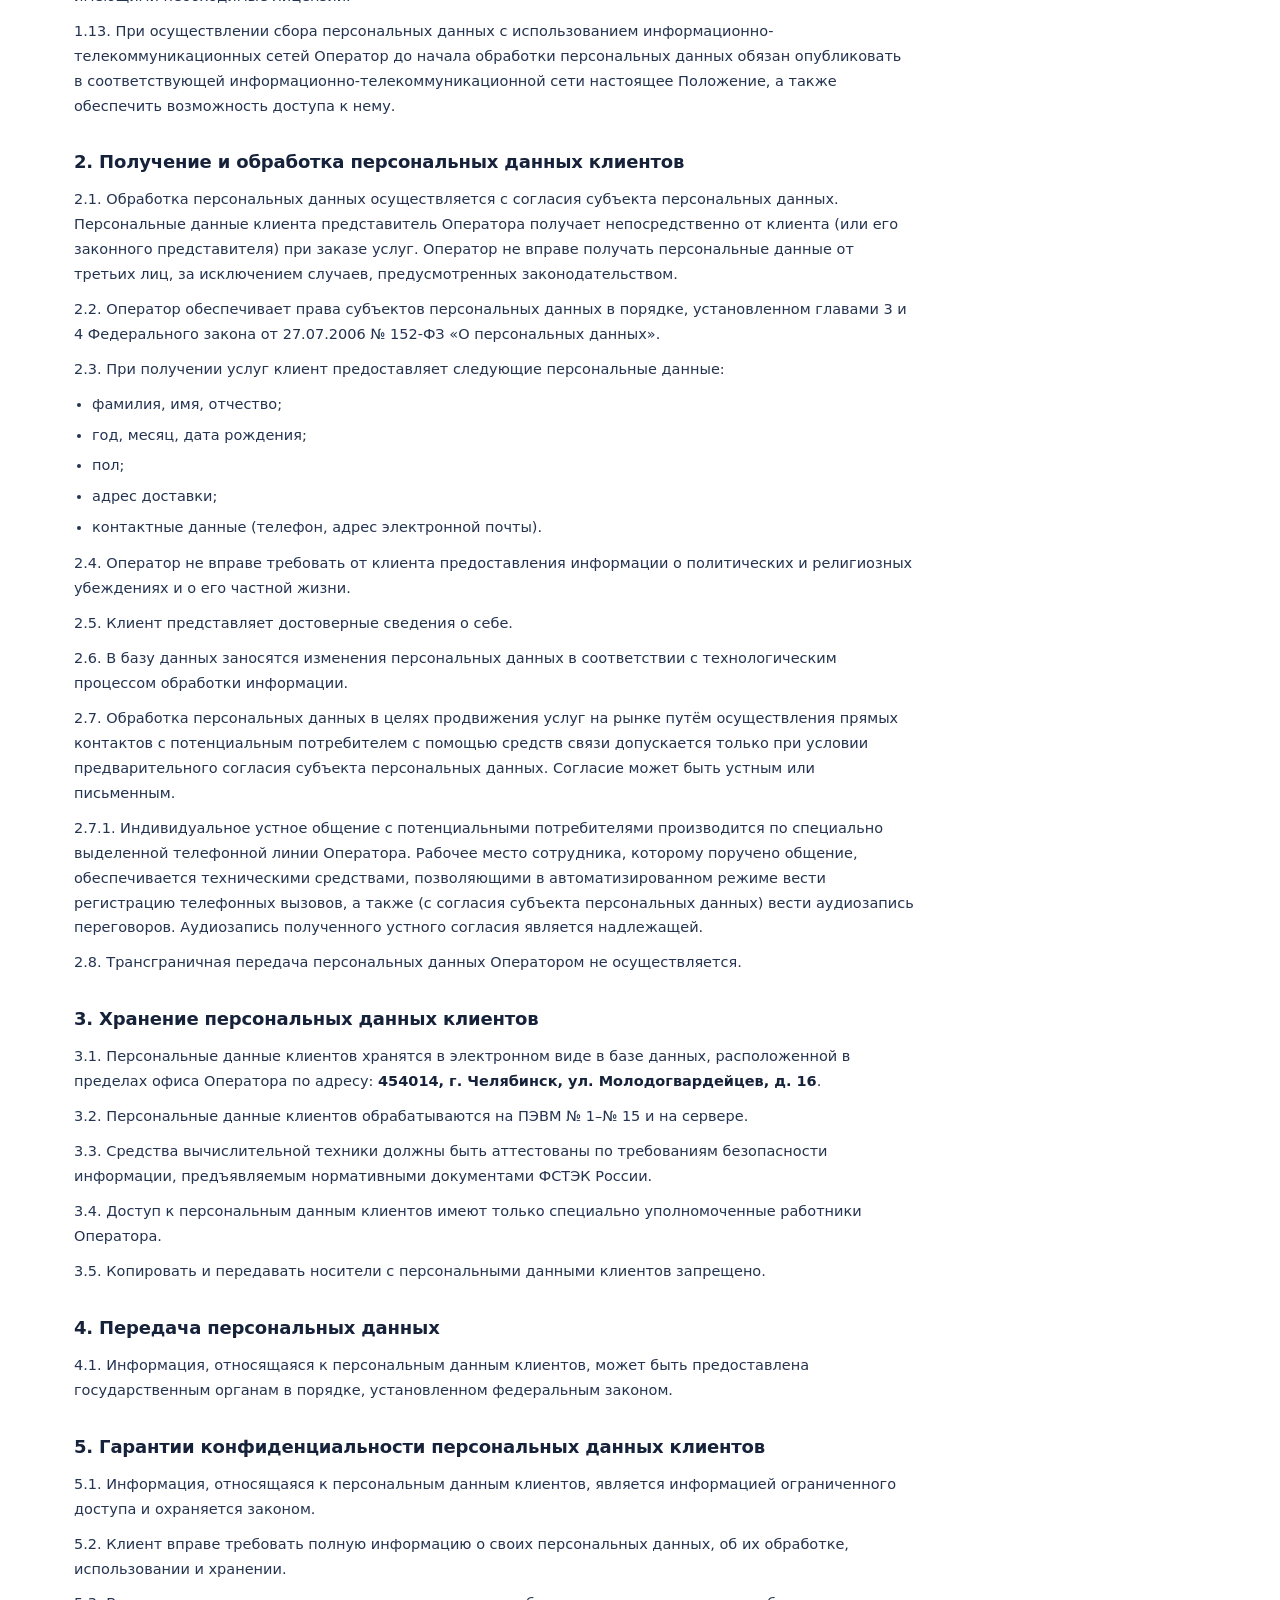
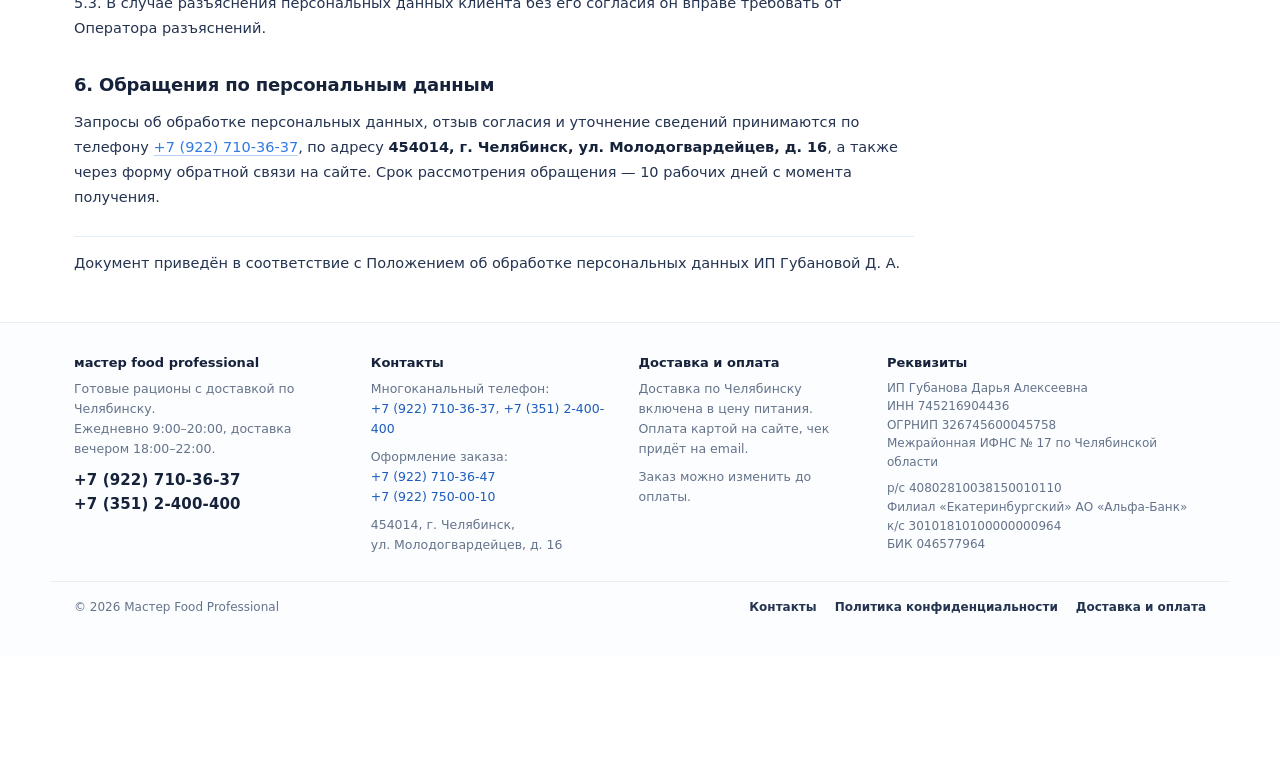
<file: policy.html>
<!DOCTYPE html>
<html lang="ru">
<head>
<meta charset="utf-8">
<meta name="viewport" content="width=device-width, initial-scale=1">
<title>Политика конфиденциальности — Мастер Food Professional</title>
<link rel="preload" as="font" type="font/woff2" href="fonts/manrope-cyrillic.woff2" crossorigin>
<link rel="preload" as="font" type="font/woff2" href="fonts/manrope-latin.woff2" crossorigin>
<link rel="stylesheet" href="site.css?v=38">
</head>
<body>

<header class="head">
  <div class="wrap head-inner">
    <a class="logo" href="index.html">
      <span class="logo-line">
        <span class="logo-word">мастер</span><span class="logo-badge">food</span>
        <span class="logo-sub">professional</span>
      </span>
    </a>
    <nav class="nav" id="nav">
      <a href="index.html#dates-sec">Даты</a>
      <a href="index.html#tariffs">Рационы</a>
      <a href="index.html#menu">Меню</a>
      <a href="index.html#how">Как это работает</a>
      <a href="index.html#contacts">Контакты</a>
    </nav>
    <div class="head-right">
      <a class="head-phone" href="tel:+79227103637">
        <svg viewBox="0 0 24 24" class="ico"><path d="M6.6 3h2.2l1.6 4-2 1.4a12 12 0 0 0 5.2 5.2l1.4-2 4 1.6v2.2A2.6 2.6 0 0 1 16.4 18C9.5 17.5 6.5 14.5 6 7.6A2.6 2.6 0 0 1 6.6 3Z"/></svg>
        <span>+7 (922) 710-36-37<small>Челябинск, ежедневно 9:00–20:00</small></span>
      </a>
      <button class="burger" id="burger" aria-label="Меню" aria-expanded="false">☰</button>
    </div>
  </div>
</header>

<main class="page-doc">
  <div class="wrap">
    <nav class="crumbs"><a href="index.html">Главная</a> <span>/</span> Политика конфиденциальности</nav>

    <article class="doc">
      <h1>Политика конфиденциальности</h1>
      <p class="doc-sub">Положение об обработке персональных данных · редакция от 01.01.2018 · г. Челябинск</p>

      <h2>1. Общие положения</h2>
      <p>1.1. Настоящее Положение об обработке персональных данных (далее — Положение) разработано в соответствии с п. 2 ч. 1 ст. 18.1 Федерального закона от 27.07.2006 № 152-ФЗ «О персональных данных», действующим законодательством и нормативными актами.</p>
      <p>1.2. Настоящее Положение определяет политику, порядок и условия обработки персональных данных оператором в отношении персональных данных клиентов индивидуального предпринимателя <b>Губановой Дарьи Алексеевны</b> (далее — Оператор), устанавливает процедуры, направленные на предотвращение и выявление нарушений законодательства Российской Федерации, устранение последствий таких нарушений, связанных с обработкой персональных данных.</p>
      <p>1.3. Целью обработки персональных данных является:</p>
      <p class="doc-list">1.3.1. Оказание услуг.</p>
      <p>1.4. Обработка организуется Оператором на принципах:</p>
      <ul>
        <li>законности целей и способов обработки персональных данных, добросовестности и справедливости в деятельности Оператора;</li>
        <li>достоверности персональных данных, их достаточности для целей обработки, недопустимости обработки персональных данных, избыточных по отношению к целям, заявленным при сборе персональных данных;</li>
        <li>соответствия содержания и объёма обрабатываемых персональных данных заявленным целям обработки;</li>
        <li>обеспечения точности персональных данных, их достаточности, а в необходимых случаях и актуальности по отношению к целям обработки. Оператор принимает необходимые меры либо обеспечивает их принятие по удалению или уточнению неполных или неточных данных;</li>
        <li>хранения персональных данных в форме, позволяющей определить субъекта персональных данных, не дольше, чем этого требуют цели обработки персональных данных.</li>
      </ul>
      <p>1.5. Обработка персональных данных осуществляется с соблюдением принципов и правил, предусмотренных Федеральным законом от 27.07.2006 № 152-ФЗ «О персональных данных» и настоящим Положением.</p>
      <p>1.6. Способы обработки персональных данных: смешанная обработка персональных данных.</p>
      <p>1.7. В соответствии с поставленными целями и задачами Оператор до начала обработки персональных данных назначает ответственного за организацию обработки персональных данных.</p>
      <p>1.8. Лицо, ответственное за организацию обработки персональных данных, назначается руководителем Оператора и непосредственно подчиняется ему.</p>
      <p>1.9. Настоящее Положение и изменения к нему утверждаются руководителем Оператора и вносятся приказом Оператора.</p>
      <p>1.10. Сотрудники Оператора, непосредственно осуществляющие обработку персональных данных, должны быть ознакомлены под роспись до начала работы с положениями законодательства Российской Федерации о персональных данных, в том числе с требованиями к защите персональных данных, документами, определяющими политику Оператора в отношении обработки персональных данных, а также с настоящим Положением и изменениями к нему.</p>
      <p>1.11. При обработке персональных данных Оператор применяет правовые, организационные и технические меры по обеспечению безопасности персональных данных в соответствии со ст. 19 Федерального закона от 27.07.2006 № 152-ФЗ «О персональных данных».</p>
      <p>1.12. Контроль за соблюдением сотрудниками Оператора требований законодательства Российской Федерации и положений локальных актов Оператора организован в соответствии с настоящим Положением. Контроль заключается в проверке выполнения требований нормативных документов, а также в оценке обоснованности и эффективности принятых мер. Контроль проводится ответственным за обеспечение безопасности персональных данных либо на договорной основе сторонними организациями, имеющими необходимые лицензии.</p>
      <p>1.13. При осуществлении сбора персональных данных с использованием информационно-телекоммуникационных сетей Оператор до начала обработки персональных данных обязан опубликовать в соответствующей информационно-телекоммуникационной сети настоящее Положение, а также обеспечить возможность доступа к нему.</p>

      <h2>2. Получение и обработка персональных данных клиентов</h2>
      <p>2.1. Обработка персональных данных осуществляется с согласия субъекта персональных данных. Персональные данные клиента представитель Оператора получает непосредственно от клиента (или его законного представителя) при заказе услуг. Оператор не вправе получать персональные данные от третьих лиц, за исключением случаев, предусмотренных законодательством.</p>
      <p>2.2. Оператор обеспечивает права субъектов персональных данных в порядке, установленном главами 3 и 4 Федерального закона от 27.07.2006 № 152-ФЗ «О персональных данных».</p>
      <p>2.3. При получении услуг клиент предоставляет следующие персональные данные:</p>
      <ul>
        <li>фамилия, имя, отчество;</li>
        <li>год, месяц, дата рождения;</li>
        <li>пол;</li>
        <li>адрес доставки;</li>
        <li>контактные данные (телефон, адрес электронной почты).</li>
      </ul>
      <p>2.4. Оператор не вправе требовать от клиента предоставления информации о политических и религиозных убеждениях и о его частной жизни.</p>
      <p>2.5. Клиент представляет достоверные сведения о себе.</p>
      <p>2.6. В базу данных заносятся изменения персональных данных в соответствии с технологическим процессом обработки информации.</p>
      <p>2.7. Обработка персональных данных в целях продвижения услуг на рынке путём осуществления прямых контактов с потенциальным потребителем с помощью средств связи допускается только при условии предварительного согласия субъекта персональных данных. Согласие может быть устным или письменным.</p>
      <p>2.7.1. Индивидуальное устное общение с потенциальными потребителями производится по специально выделенной телефонной линии Оператора. Рабочее место сотрудника, которому поручено общение, обеспечивается техническими средствами, позволяющими в автоматизированном режиме вести регистрацию телефонных вызовов, а также (с согласия субъекта персональных данных) вести аудиозапись переговоров. Аудиозапись полученного устного согласия является надлежащей.</p>
      <p>2.8. Трансграничная передача персональных данных Оператором не осуществляется.</p>

      <h2>3. Хранение персональных данных клиентов</h2>
      <p>3.1. Персональные данные клиентов хранятся в электронном виде в базе данных, расположенной в пределах офиса Оператора по адресу: <b>454014, г. Челябинск, ул. Молодогвардейцев, д. 16</b>.</p>
      <p>3.2. Персональные данные клиентов обрабатываются на ПЭВМ № 1–№ 15 и на сервере.</p>
      <p>3.3. Средства вычислительной техники должны быть аттестованы по требованиям безопасности информации, предъявляемым нормативными документами ФСТЭК России.</p>
      <p>3.4. Доступ к персональным данным клиентов имеют только специально уполномоченные работники Оператора.</p>
      <p>3.5. Копировать и передавать носители с персональными данными клиентов запрещено.</p>

      <h2>4. Передача персональных данных</h2>
      <p>4.1. Информация, относящаяся к персональным данным клиентов, может быть предоставлена государственным органам в порядке, установленном федеральным законом.</p>

      <h2>5. Гарантии конфиденциальности персональных данных клиентов</h2>
      <p>5.1. Информация, относящаяся к персональным данным клиентов, является информацией ограниченного доступа и охраняется законом.</p>
      <p>5.2. Клиент вправе требовать полную информацию о своих персональных данных, об их обработке, использовании и хранении.</p>
      <p>5.3. В случае разъяснения персональных данных клиента без его согласия он вправе требовать от Оператора разъяснений.</p>

      <h2>6. Обращения по персональным данным</h2>
      <p>Запросы об обработке персональных данных, отзыв согласия и уточнение сведений принимаются по телефону <a href="tel:+79227103637">+7 (922) 710-36-37</a>, по адресу <b>454014, г. Челябинск, ул. Молодогвардейцев, д. 16</b>, а также через форму обратной связи на сайте. Срок рассмотрения обращения — 10 рабочих дней с момента получения.</p>

      <p class="doc-note">Документ приведён в соответствие с Положением об обработке персональных данных ИП Губановой Д. А.</p>
    </article>
  </div>
</main>

<footer class="footer" id="contacts">
  <div class="wrap footer-grid">
    <div class="fcol">
      <b class="fmark">мастер food professional</b>
      <p>Готовые рационы с доставкой по Челябинску.<br>Ежедневно 9:00–20:00, доставка вечером 18:00–22:00.</p>
      <div class="fphones">
        <a href="tel:+79227103637">+7 (922) 710-36-37</a>
        <a href="tel:+73512400400">+7 (351) 2-400-400</a>
      </div>
    </div>
    <div class="fcol">
      <b>Контакты</b>
      <p>Многоканальный телефон:<br><a href="tel:+79227103637">+7 (922) 710-36-37</a>, <a href="tel:+73512400400">+7 (351) 2-400-400</a></p>
      <p>Оформление заказа:<br><a href="tel:+79227103647">+7 (922) 710-36-47</a><br><a href="tel:+79227500010">+7 (922) 750-00-10</a></p>
      <p>454014, г. Челябинск,<br>ул. Молодогвардейцев, д. 16</p>
    </div>
    <div class="fcol">
      <b>Доставка и оплата</b>
      <p>Доставка по Челябинску включена в цену питания.<br>Оплата картой на сайте, чек придёт на email.</p>
      <p>Заказ можно изменить до оплаты.</p>
    </div>
    <div class="fcol fcol-req">
      <b>Реквизиты</b>
      <p>ИП Губанова Дарья Алексеевна<br>ИНН 745216904436<br>ОГРНИП 326745600045758<br>Межрайонная ИФНС № 17 по Челябинской области</p>
      <p>р/с 40802810038150010110<br>Филиал «Екатеринбургский» АО «Альфа-Банк»<br>к/с 30101810100000000964<br>БИК 046577964</p>
    </div>
  </div>
  <div class="wrap footer-bottom">
    <span>© 2026 Мастер Food Professional</span>
    <nav class="fnav">
      <a href="index.html#contacts">Контакты</a>
      <a href="policy.html">Политика конфиденциальности</a>
      <a href="index.html#delivery">Доставка и оплата</a>
    </nav>
  </div>
</footer>

<script src="site.js?v=38"></script>
</body>
</html>
</file>
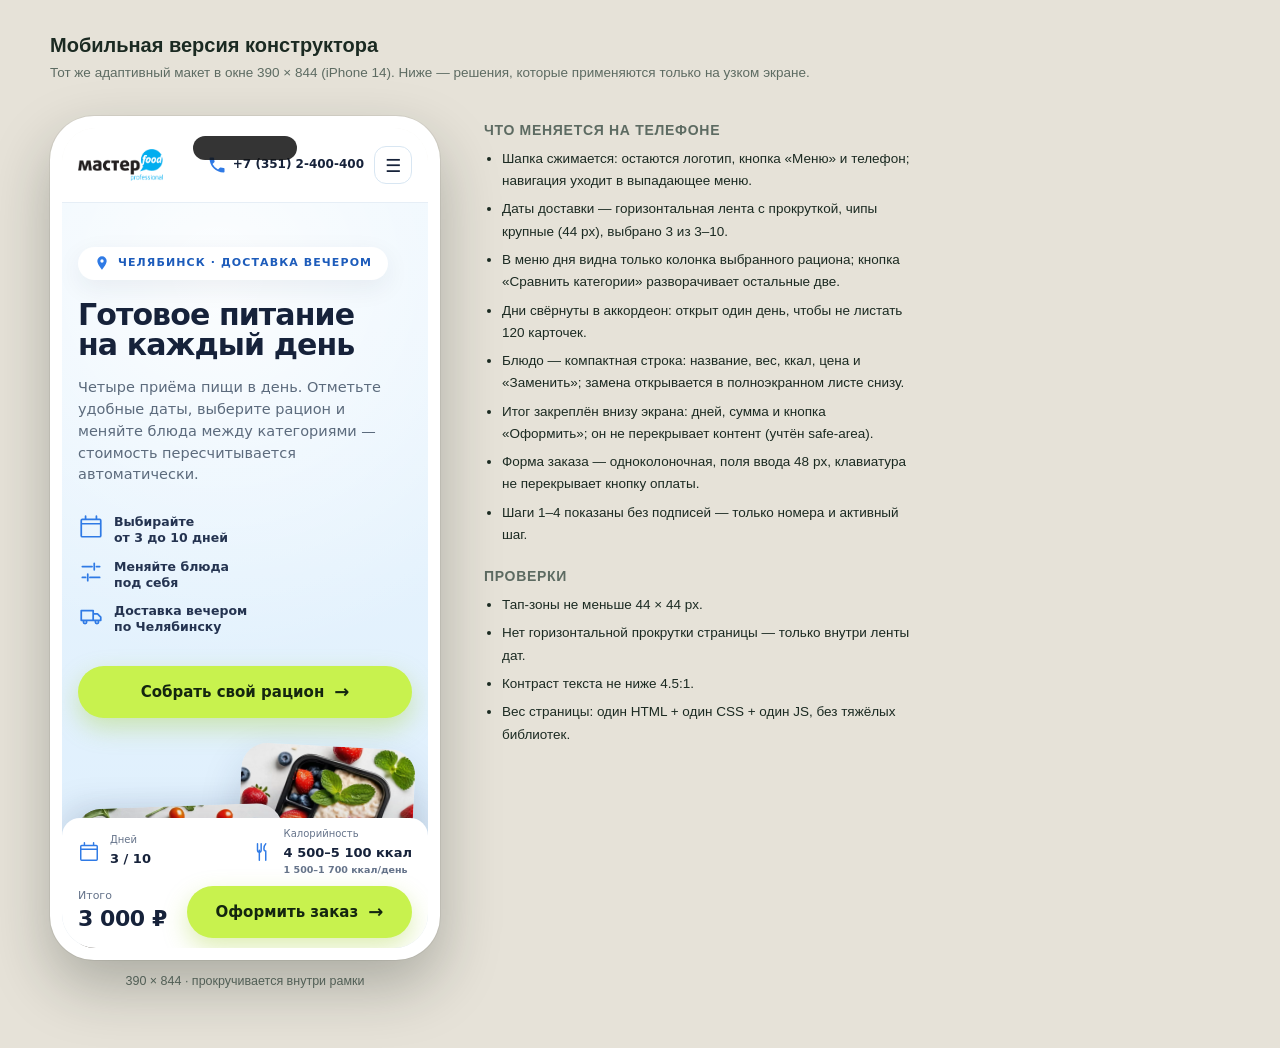
<file: app/mobile.html>
<!DOCTYPE html>
<html lang="ru">
<head>
<meta charset="utf-8">
<meta name="viewport" content="width=device-width, initial-scale=1">
<title>Мобильная версия — Рационы</title>
<style>
  body { margin:0; background:#e6e2d8; font-family: Inter, -apple-system, "Segoe UI", Roboto, sans-serif; color:#1b2a22; }
  .head { max-width:1180px; margin:0 auto; padding:34px 24px 6px; }
  .head h1 { margin:0 0 6px; font-size:20px; }
  .head p { margin:0; color:#5d6b62; font-size:13.5px; max-width:760px; line-height:1.55; }
  .stage { max-width:1180px; margin:0 auto; padding:26px 24px 60px; display:flex; gap:44px; flex-wrap:wrap; }
  .phone-wrap { flex:0 0 auto; }
  .phone { width:390px; height:844px; background:#fff; border-radius:44px; padding:12px; box-sizing:border-box;
           box-shadow:0 26px 60px rgba(20,32,24,.28), 0 0 0 1px rgba(0,0,0,.06); position:relative; }
  .screen { width:100%; height:100%; border:0; border-radius:34px; background:#f6f4ee; display:block; }
  .notch { position:absolute; top:20px; left:50%; transform:translateX(-50%); width:104px; height:24px;
           background:#111; border-radius:14px; z-index:5; opacity:.85; }
  .cap { margin-top:14px; font-size:12.5px; color:#5d6b62; text-align:center; }
  .notes { flex:1 1 320px; min-width:300px; max-width:430px; }
  .notes h2 { font-size:14px; text-transform:uppercase; letter-spacing:.05em; color:#5d6b62; margin:6px 0 10px; }
  .notes ul { margin:0 0 22px; padding-left:18px; font-size:13.5px; line-height:1.65; }
  .notes li { margin-bottom:6px; }
  @media (max-width: 900px) { .stage { justify-content:center; } .phone { transform:scale(.92); transform-origin:top center; } }
</style>
</head>
<body>
  <div class="head">
    <h1>Мобильная версия конструктора</h1>
    <p>Тот же адаптивный макет в окне 390 × 844 (iPhone 14). Ниже — решения, которые применяются только на узком экране.</p>
  </div>

  <div class="stage">
    <div class="phone-wrap">
      <div class="phone"><div class="notch"></div><iframe class="screen" src="index.html" title="Мобильная версия"></iframe></div>
      <div class="cap">390 × 844 · прокручивается внутри рамки</div>
    </div>

    <div class="notes">
      <h2>Что меняется на телефоне</h2>
      <ul>
        <li>Шапка сжимается: остаются логотип, кнопка «Меню» и телефон; навигация уходит в выпадающее меню.</li>
        <li>Даты доставки — горизонтальная лента с прокруткой, чипы крупные (44 px), выбрано 3 из 3–10.</li>
        <li>В меню дня видна только колонка выбранного рациона; кнопка «Сравнить категории» разворачивает остальные две.</li>
        <li>Дни свёрнуты в аккордеон: открыт один день, чтобы не листать 120 карточек.</li>
        <li>Блюдо — компактная строка: название, вес, ккал, цена и «Заменить»; замена открывается в полноэкранном листе снизу.</li>
        <li>Итог закреплён внизу экрана: дней, сумма и кнопка «Оформить»; он не перекрывает контент (учтён safe-area).</li>
        <li>Форма заказа — одноколоночная, поля ввода 48 px, клавиатура не перекрывает кнопку оплаты.</li>
        <li>Шаги 1–4 показаны без подписей — только номера и активный шаг.</li>
      </ul>
      <h2>Проверки</h2>
      <ul>
        <li>Тап-зоны не меньше 44 × 44 px.</li>
        <li>Нет горизонтальной прокрутки страницы — только внутри ленты дат.</li>
        <li>Контраст текста не ниже 4.5:1.</li>
        <li>Вес страницы: один HTML + один CSS + один JS, без тяжёлых библиотек.</li>
      </ul>
    </div>
  </div>
</body>
</html>
</file>
<file: site.css>
/* ============ Мастер Рацион — макет, дизайн по референсу ============ */
:root{
  --ink:#16223a;
  --ink-2:#243350;
  --muted:#65738a;
  --line:#e6eef6;
  --line-2:#d8e6f2;
  --blue:#2f7ae5;
  --blue-deep:#1d5cbb;
  --blue-soft:#e9f4fe;
  --blue-line:#cfe5fb;
  --lime:#c8f24e;
  --lime-ink:#14260f;
  --green:#43a35a;
  --green-soft:#eff9e8;
  --green-line:#a9d894;
  --bg:#ffffff;
  --hero-1:#eaf5fd;
  --hero-2:#e0f0fd;
  --shadow:0 8px 26px rgba(22,42,74,.07);
  --shadow-2:0 14px 38px rgba(22,42,74,.12);
  --r:20px;
}
*{box-sizing:border-box}
html{scroll-behavior:smooth}
body{
  margin:0;padding:0 0 118px;
  font-family:'Manrope',system-ui,-apple-system,'Segoe UI',Roboto,sans-serif;
  color:var(--ink);background:var(--bg);
  font-size:16px;line-height:1.5;-webkit-font-smoothing:antialiased;
}
img{max-width:100%;display:block}
button{font:inherit;color:inherit;cursor:pointer}
a{color:inherit;text-decoration:none}
h1,h2,h3,p{margin:0}
.wrap{max-width:1180px;margin:0 auto;padding:0 24px}
.ico{width:22px;height:22px;fill:none;stroke:currentColor;stroke-width:1.6;stroke-linecap:round;stroke-linejoin:round;flex:none}

/* ---------- header ---------- */
.head{position:sticky;top:0;z-index:60;background:rgba(255,255,255,.94);backdrop-filter:blur(10px);border-bottom:1px solid var(--line)}
.head-inner{display:flex;align-items:center;gap:24px;min-height:74px}
.logo{display:flex;align-items:center;gap:14px}
.logo-line{position:relative;display:inline-flex;align-items:flex-start;gap:6px;line-height:1}
.logo-word{font-size:24px;font-weight:800;letter-spacing:-.02em}
.logo-badge{background:var(--blue);color:#fff;font-size:12px;font-weight:800;border-radius:50%;width:34px;height:34px;display:inline-flex;align-items:center;justify-content:center;transform:translateY(-4px)}
.logo-sub{font-size:10px;letter-spacing:.14em;text-transform:uppercase;color:var(--blue);font-weight:700;position:absolute;left:0;top:26px}
.logo-div{width:1px;height:34px;background:var(--line-2)}
.logo-ration{display:inline-flex;gap:8px;align-items:center;color:var(--ink)}
.logo-ration .ico{color:var(--green);width:26px;height:26px;fill:currentColor;stroke:none}
.logo-ration span{font-size:15px;font-weight:800;line-height:1.1}
.logo-ration small{display:block;font-size:11px;font-weight:500;color:var(--muted)}
.nav{display:flex;align-items:center;gap:6px;margin-left:auto}
.nav a{padding:9px 16px;border-radius:999px;font-size:14px;font-weight:600;color:var(--ink-2);white-space:nowrap;transition:.18s}
.nav a:hover{background:var(--blue-soft)}
.nav a.on{background:var(--blue-soft);color:var(--blue-deep)}
.head-right{display:flex;align-items:center;gap:10px}
.head-phone{display:flex;align-items:center;gap:10px;padding:6px 0 6px 10px;border-left:1px solid var(--line);margin-left:4px}
.head-phone .ico{color:var(--blue);width:26px;height:26px;fill:currentColor;stroke:none}
.head-phone span{font-size:15px;font-weight:800;white-space:nowrap;line-height:1.15}
.head-phone small{display:block;font-size:11px;font-weight:500;color:var(--muted)}
.burger{display:none;border:1px solid var(--line-2);background:#fff;border-radius:12px;width:42px;height:42px;font-size:18px}

/* ---------- hero ---------- */
.hero{position:relative;background:linear-gradient(180deg,var(--hero-1) 0%,var(--hero-2) 55%,#f4faff 100%);overflow:hidden;padding:44px 0 64px}
.hero::before{content:"";position:absolute;width:780px;height:780px;right:-180px;top:-320px;border-radius:50%;background:radial-gradient(circle at 50% 50%,rgba(255,255,255,.85),rgba(255,255,255,0) 70%)}
.hero-grid{position:relative;display:grid;grid-template-columns:1.05fr .95fr;gap:40px;align-items:center}
.hbadge{display:inline-flex;align-items:center;gap:8px;background:#fff;border-radius:999px;padding:8px 16px;font-size:11px;font-weight:800;letter-spacing:.1em;color:var(--blue-deep);box-shadow:var(--shadow)}
.hbadge .ico{width:16px;height:16px;fill:var(--blue);stroke:none}
.hero h1{font-size:56px;line-height:1.03;font-weight:800;letter-spacing:-.03em;margin:20px 0 16px}
.hlead{font-size:16px;color:#5c6b7d;max-width:520px}
.hfeats{display:grid;grid-template-columns:repeat(3,auto);gap:0;margin:28px 0 30px;max-width:560px}
.hfeat{display:flex;gap:10px;align-items:flex-start;padding:0 16px;border-left:1px solid #c9dcec}
.hfeat:first-child{padding-left:0;border-left:0}
.hfeat .ico{color:var(--blue);width:26px;height:26px}
.hfeat span{font-size:12.5px;font-weight:700;line-height:1.3;color:var(--ink-2)}
.btn-lime{display:inline-flex;align-items:center;gap:10px;background:var(--lime);color:var(--lime-ink);border:0;border-radius:999px;padding:17px 30px;font-size:16px;font-weight:800;box-shadow:0 10px 24px rgba(160,205,40,.35);transition:.18s}
.btn-lime:hover{transform:translateY(-1px);box-shadow:0 14px 30px rgba(160,205,40,.45)}
.btn-lime:disabled{background:#e7eee7;color:#9aa8a0;box-shadow:none;cursor:not-allowed;transform:none}
.btn-lime .arr{font-size:18px;line-height:1}
.btn-lime.wide{width:100%;justify-content:center;margin-top:18px}
.hero-media{position:relative;min-height:420px}
.hero-shots{position:relative;height:420px}
.shot{position:absolute;border-radius:26px;box-shadow:0 18px 40px rgba(20,45,80,.16);object-fit:cover}
.shot-1{width:52%;top:0;right:0;aspect-ratio:1;transform:rotate(3deg)}
.shot-2{width:62%;bottom:0;left:0;aspect-ratio:1.15;transform:rotate(-2deg)}
.tiers{position:absolute;right:-10px;bottom:-14px;background:#fff;border-radius:22px;padding:20px 22px;box-shadow:var(--shadow-2);width:330px}
.tiers b{display:block;font-size:16.5px;margin-bottom:14px;letter-spacing:-.01em}
.tiers-list{list-style:none;margin:0;padding:0;display:grid;gap:8px}
.tiers-list li{display:flex;align-items:center;gap:10px;font-size:14px;font-weight:700;padding:9px 12px;border-radius:12px;background:#f7fbff}
.tiers-list li i{margin-left:auto;font-style:normal;font-size:13px;font-weight:800;color:var(--ink)}
.tdot{width:9px;height:9px;border-radius:50%;flex:none}
.tdot-basic{background:#5aa9ee}
.tdot-opt{background:#79c46a}
.tdot-prem{background:#eaa25e}
.tiers-list li:first-child{background:var(--blue-soft)}
.tiers-tags{display:flex;flex-wrap:wrap;gap:6px}
.tag{display:inline-flex;flex-direction:column;font-size:12px;font-weight:800;padding:7px 12px;border-radius:999px;line-height:1.2}
.tag i{font-style:normal;font-size:11px;font-weight:600;opacity:.75}
.tag-basic{background:var(--blue-soft);color:var(--blue-deep)}
.tag-opt{background:#e8f7df;color:#2f6b32}
.tag-prem{background:#fff0e2;color:#9a5a20}
.tiers p{font-size:12px;color:var(--muted);margin-top:12px;line-height:1.45}
.hero-wave{position:absolute;left:0;right:0;bottom:-1px;width:100%;height:90px;display:block}

/* ---------- steps ---------- */
.steps{display:flex;gap:10px;flex-wrap:wrap;padding:22px 0 6px}
.step{display:flex;border:0;background:none;font:inherit;cursor:pointer;align-items:center;gap:10px;padding:8px 18px 8px 8px;border-radius:999px;color:var(--muted);font-size:14px}
.step-num{width:30px;height:30px;border-radius:50%;display:grid;place-items:center;background:#eef2f7;color:#6d7b8c;font-weight:800;font-size:13px}
.step.active{background:var(--blue-soft);color:var(--blue-deep)}
.step.active .step-num{background:var(--blue);color:#fff}
.step b{font-weight:700}

/* ---------- sections ---------- */
.section{padding:38px 0}
.section-head{display:flex;align-items:flex-end;justify-content:space-between;gap:24px;margin-bottom:20px}
.section-head h2{font-size:28px;font-weight:800;letter-spacing:-.02em}
.section-head p{font-size:13.5px;color:var(--muted);max-width:420px;text-align:right;line-height:1.45}

/* dates */
.dates-head{display:flex;align-items:center;gap:14px;margin:4px 0 16px;flex-wrap:wrap}
.hint{font-size:13.5px;color:var(--muted);font-weight:600}
.counter{margin-left:auto;background:var(--blue-soft);color:var(--blue-deep);border-radius:999px;padding:8px 16px;font-size:13px;font-weight:700}
.counter b{font-weight:800}
.counter.err{background:#fdecec;color:#b03a3a}
.dates{display:grid;grid-template-columns:repeat(10,1fr);gap:10px}

/* подпись под календарём: ближайшая дата и время приёма заказов */
.dates-note{
  margin-top:12px;font-size:13.5px;line-height:1.45;color:#4a5a6a;
  background:#f2f8ff;border:1px solid #dbe8f6;border-radius:12px;padding:10px 13px;
}
.dates-note b{color:#0d2b45;font-weight:700}

.date-chip{position:relative;background:#fff;border:1.5px solid var(--line-2);border-radius:16px;padding:14px 6px 12px;display:flex;flex-direction:column;align-items:center;gap:2px;transition:.16s}
.date-chip:hover{border-color:#a9cdf0}
.date-chip .dow{font-size:10.5px;font-weight:800;letter-spacing:.08em;text-transform:uppercase;color:var(--muted)}
.date-chip .day{font-size:22px;font-weight:800;line-height:1.1}
.date-chip .mon{font-size:11px;color:var(--muted)}
.date-chip[aria-pressed="true"]{background:var(--green-soft);border-color:var(--green-line);box-shadow:inset 0 0 0 1px var(--green-line)}
.date-chip[aria-pressed="true"] .day{color:#2c6b32}
.date-chip[aria-pressed="true"] .dow{color:#4f8b52}
.dc-check{position:absolute;top:6px;right:6px;width:18px;height:18px;border-radius:50%;background:var(--green);display:none;place-items:center}
.dc-check svg{width:11px;height:11px;fill:none;stroke:#fff;stroke-width:3.4;stroke-linecap:round;stroke-linejoin:round}
.date-chip[aria-pressed="true"] .dc-check{display:grid}

/* tariffs */
.tariffs{display:grid;grid-template-columns:repeat(3,1fr);gap:16px}
.tariff{position:relative;display:flex;align-items:center;gap:16px;text-align:left;background:#fff;border:1.5px solid var(--line-2);border-radius:var(--r);padding:16px 18px;transition:.18s}
.tariff:hover{border-color:#a9cdf0;box-shadow:var(--shadow)}
.tariff.on{background:#fbfef6;border-color:var(--green-line);box-shadow:inset 0 0 0 1px var(--green-line)}
.tariff-check{position:absolute;top:12px;right:12px;width:22px;height:22px;border-radius:50%;background:var(--green);display:none;place-items:center}
.tariff-check svg{width:13px;height:13px;fill:none;stroke:#fff;stroke-width:3.2;stroke-linecap:round;stroke-linejoin:round}
.tariff.on .tariff-check{display:grid}
.tariff-photo{width:74px;height:74px;border-radius:50%;overflow:hidden;flex:none;background:var(--blue-soft)}
.tariff-photo img{width:100%;height:100%;object-fit:cover}
.tariff-body{display:flex;flex-direction:column;gap:3px;min-width:0}
.tariff-name{font-size:17px;font-weight:800}
.tariff-note{font-size:12.5px;color:var(--muted);line-height:1.35}
.tariff-price{font-size:16px;font-weight:800;margin-top:4px}
.tariff-price i{font-style:normal;font-size:12px;font-weight:600;color:var(--muted)}

/* menu toolbar */
.menu-toolbar{display:flex;align-items:center;gap:14px;margin-bottom:16px;flex-wrap:wrap}
.mode-switch{display:inline-flex;background:#fff;border:1.5px solid var(--line-2);border-radius:999px;padding:4px;gap:2px}
.mode-btn{display:inline-flex;align-items:center;gap:8px;border:0;background:transparent;border-radius:999px;padding:9px 16px;font-size:13.5px;font-weight:700;color:var(--muted)}
.mode-btn .ico{width:16px;height:16px}
.mode-btn.on{background:var(--blue-soft);color:var(--blue-deep);box-shadow:inset 0 0 0 1px var(--blue-line)}
.link-btn{margin-left:auto;background:none;border:0;color:var(--blue-deep);font-size:13.5px;font-weight:700;text-decoration:underline;text-underline-offset:3px}
.empty{color:var(--muted);font-size:14px;padding:18px 0}

/* ---------- menu rows ---------- */
.mrow{background:#fff;border:1.5px solid var(--line-2);border-radius:var(--r);margin-bottom:12px;overflow:hidden;transition:.18s}
.mrow:hover{border-color:#bcd9f1}
.mrow.open{border-color:var(--blue-line);box-shadow:var(--shadow)}
.mrow-head{display:grid;grid-template-columns:minmax(220px,1.2fr) auto minmax(120px,auto) 18px;align-items:center;gap:18px;padding:16px 20px;cursor:pointer}
.mrow-when b{display:block;font-size:16.5px;font-weight:800}
.mrow-when span{font-size:12.5px;color:var(--muted)}
.thumbs{display:flex;gap:8px}
.thumbs img{width:58px;height:58px;border-radius:16px;object-fit:cover;background:var(--blue-soft);border:2px solid #fff;box-shadow:0 4px 12px rgba(24,52,88,.14)}
.mrow-nums{text-align:right}
.mrow-nums b{display:block;font-size:16.5px;font-weight:800}
.mrow-nums span{font-size:12px;color:var(--muted)}
.chev{width:11px;height:11px;border-right:2.4px solid #8b98aa;border-bottom:2.4px solid #8b98aa;transform:rotate(45deg);transition:.2s;margin-left:6px}
.mrow.open .chev{transform:rotate(-135deg);border-color:var(--blue)}
.mrow-body{padding:0 20px 18px;border-top:1px solid var(--line);padding-top:16px}

/* switcher рациона дня */
.daycat{display:inline-flex;background:#f5f9fd;border:1px solid var(--line);border-radius:999px;padding:3px;gap:2px;margin-bottom:14px}
.cat-btn{border:0;background:transparent;border-radius:999px;padding:7px 14px;font-size:12.5px;font-weight:700;color:var(--muted)}
.cat-btn.on{background:#fff;color:var(--blue-deep);box-shadow:0 1px 6px rgba(22,42,74,.12)}

/* краткий список блюд */
.brief-meals{list-style:none;margin:0;padding:0}
.brief-meals li{display:grid;grid-template-columns:88px 1fr 92px 74px;gap:14px;align-items:center;padding:11px 0;border-bottom:1px solid #eef4fa}
.brief-meals li:last-child{border-bottom:0}
.bm{font-size:11px;font-weight:800;letter-spacing:.06em;text-transform:uppercase;color:var(--muted)}
.bn{font-size:14.5px;font-weight:600}
.bk{font-size:12.5px;color:var(--muted);white-space:nowrap;text-align:right}
.bp{font-size:13.5px;font-weight:800;white-space:nowrap;text-align:right}
.brief-foot{display:flex;align-items:center;gap:14px;flex-wrap:wrap;margin-top:12px}
.dmeta{font-size:12px;color:var(--muted)}
.badge{display:inline-block;background:var(--blue-soft);color:var(--blue-deep);border-radius:999px;padding:1px 8px;font-size:10.5px;font-weight:800;letter-spacing:.04em;text-transform:uppercase;vertical-align:1px}
.mini{background:#fff;border:1.5px solid var(--line-2);border-radius:999px;padding:8px 16px;font-size:13px;font-weight:700;transition:.16s}
.brief-foot .mini{background:var(--blue);border-color:var(--blue);color:#fff;padding:10px 20px}
.brief-foot .mini:hover{background:var(--blue-deep);color:#fff}
.mini:hover{border-color:var(--blue);color:var(--blue-deep)}
.summary-tag{color:var(--blue-deep)}

/* ---------- режим замен ---------- */
.meal-list{display:flex;flex-direction:column}
.meal{display:grid;grid-template-columns:86px minmax(0,1fr) 268px 168px;gap:14px;align-items:center;padding:12px 0;border-bottom:1px solid #f1f6fa}
.meal:last-child{border-bottom:0}
.meal-label{font-size:11px;font-weight:800;letter-spacing:.06em;text-transform:uppercase;color:var(--muted)}
.dish{display:flex;align-items:baseline;gap:12px;justify-content:space-between;min-width:0}
.dish-name{font-size:14.5px;font-weight:700}
.dish-meta{font-size:12px;color:var(--muted)}
.dish-price{font-size:13.5px;font-weight:700;white-space:nowrap}
.meal.replaced .dish-name{color:var(--blue-deep)}
.vfield{display:flex;flex-direction:row;align-items:center;gap:8px;min-width:0}
.vfield span:first-child{font-size:10px;font-weight:800;letter-spacing:.06em;text-transform:uppercase;color:var(--muted);flex:0 0 auto;white-space:nowrap}
.variant-sel{appearance:none;width:100%;border:1.5px solid var(--line-2);background:#fff url("data:image/svg+xml;charset=utf8,%3Csvg xmlns='http://www.w3.org/2000/svg' width='12' height='8' viewBox='0 0 12 8'%3E%3Cpath d='M1 1l5 5 5-5' fill='none' stroke='%237d8a9a' stroke-width='1.8' stroke-linecap='round'/%3E%3C/svg%3E") no-repeat right 12px center;border-radius:10px;padding:8px 30px 8px 12px;font:inherit;font-size:12.5px;color:var(--ink);flex:1 1 auto;min-width:0;text-overflow:ellipsis}
.variant-sel:focus{outline:none;border-color:var(--blue)}
.vnone{font-size:12px;color:var(--muted)}
.dish-actions{display:flex;gap:6px;justify-content:flex-end}
.meal-list .mini{padding:7px 14px;font-size:12.5px}
.day-tools .mini{background:transparent;border:0;color:var(--blue);font-size:12.5px;font-weight:700;padding:6px 0}
.day-tools .mini:hover{color:var(--blue-deep)}
.day-tools{display:flex;gap:10px;margin:14px 0 6px}

/* сравнение трёх категорий */
.cols{display:grid;grid-template-columns:repeat(3,1fr);gap:14px;margin-top:6px}
.col{border:1.5px solid var(--line-2);border-radius:16px;padding:12px 14px;background:#fcfdff;cursor:pointer;transition:.16s}
.col:hover{border-color:var(--blue-line)}
.col.taken{background:#fbfef6;border-color:var(--green-line);cursor:default}
.col-head{display:flex;align-items:baseline;justify-content:space-between;gap:8px;padding-bottom:8px;border-bottom:1px solid var(--line);margin-bottom:4px}
.col-head b{font-size:14px;font-weight:800}
.col-head span{font-size:13px;font-weight:800;color:var(--blue-deep)}
.col .meal{display:flex;flex-direction:column;align-items:stretch;gap:6px;padding:10px 0;border-bottom:1px solid #eef4fa;min-height:158px;justify-content:flex-start}
.col .meal:last-of-type{border-bottom:0}
.col .vfield{min-height:0}
.col-flag{margin-top:8px;font-size:11.5px;font-weight:700;color:var(--muted);text-align:center}
.col.taken .col-flag{color:#3d7a44}
.ghost{opacity:.55;pointer-events:none}
.cols .dish{flex-direction:column;align-items:flex-start;gap:2px}
.cmp-hint{font-size:12px;color:var(--muted);margin-top:10px}
.daycat-tag{display:inline-block;background:var(--green-soft);color:#3d7a44;border-radius:999px;padding:1px 8px;font-size:10.5px;font-weight:800;text-transform:uppercase;letter-spacing:.04em}

/* ---------- как это работает ---------- */
.howbox{background:linear-gradient(135deg,#eef7fe,#f6fbff);border:1px solid #dcecf9;border-radius:26px;padding:28px 30px}
.howbox h2{font-size:24px;font-weight:800;margin-bottom:18px}
.how-grid{display:grid;grid-template-columns:repeat(3,1fr);gap:24px}
.how-item{display:flex;flex-direction:column;gap:6px}
.how-item .ico{color:var(--blue);width:30px;height:30px;margin-bottom:4px}
.how-item b{font-size:15px}
.how-item p{font-size:13px;color:#5c6b7d;line-height:1.45}

/* ---------- footer ---------- */
.footer{border-top:1px solid var(--line);margin-top:26px;padding:30px 0 40px;background:#fbfdff}
.footer-banner{padding-bottom:32px}
.foot-banner{display:block;border-radius:22px;overflow:hidden;line-height:0;box-shadow:0 12px 30px rgba(22,42,74,.12);transition:transform .18s ease, box-shadow .18s ease}
.foot-banner:hover{transform:translateY(-2px);box-shadow:0 18px 38px rgba(22,42,74,.18)}
.foot-banner img{display:block;width:100%;height:auto;aspect-ratio:3/1;object-fit:cover}
@media (max-width:760px){.footer-banner{padding-bottom:24px}.foot-banner{border-radius:16px}}
.footer-grid{display:grid;grid-template-columns:1.12fr 1fr .92fr 1.32fr;gap:26px}
.fmark{display:block;font-size:16px;font-weight:800;margin-bottom:8px}
.footer p{font-size:12.5px;color:var(--muted);line-height:1.6}
.footer p+p{margin-top:8px}
.footer b{font-size:13px;display:block;margin-bottom:6px}
.footer a{color:var(--blue-deep);text-decoration:none}
.footer a:hover{text-decoration:underline}
.fphones{display:flex;flex-direction:column;gap:2px;margin-top:10px}
.fphones a{font-size:15px;font-weight:800;color:var(--ink);letter-spacing:.01em}
.fcol-req p{font-size:12px;line-height:1.55;word-break:break-word}
.footer-bottom{display:flex;align-items:center;justify-content:space-between;gap:14px;flex-wrap:wrap;margin-top:26px;padding-top:16px;border-top:1px solid var(--line);font-size:12px;color:var(--muted)}
.fnav{display:flex;gap:18px;flex-wrap:wrap}
.fnav a{color:var(--ink-2);font-weight:600}
@media (max-width:1100px){.footer-grid{grid-template-columns:1fr 1fr;gap:22px}}
@media (max-width:760px){.footer-grid{grid-template-columns:1fr;gap:18px}.footer-bottom{flex-direction:column;align-items:flex-start;gap:10px}.footer-bottom,.fnav{width:100%}.fnav{flex-direction:column;gap:8px}.fnav a{width:100%}}

/* ---------- страница документа (политика) ---------- */
.page-doc{padding:28px 0 10px}
.crumbs{font-size:12.5px;color:var(--muted);margin-bottom:18px}
.crumbs a{color:var(--blue);text-decoration:none}
.crumbs span{margin:0 6px;opacity:.6}
.doc{max-width:840px}
.doc h1{font-size:clamp(26px,3.4vw,38px);line-height:1.12;letter-spacing:-.02em;margin-bottom:8px}
.doc-sub{font-size:13px;color:var(--muted);margin-bottom:26px}
.doc h2{font-size:18px;margin:30px 0 12px;letter-spacing:-.01em}
.doc p{font-size:14.5px;line-height:1.72;color:var(--ink-2);margin-bottom:10px}
.doc ul{margin:0 0 12px 18px;padding:0}
.doc li{font-size:14.5px;line-height:1.7;color:var(--ink-2);margin-bottom:6px}
.doc b{color:var(--ink)}
.doc a{color:var(--blue);text-decoration:none;border-bottom:1px solid rgba(47,122,229,.35)}
.doc-list{margin-left:14px}
.doc-note{margin-top:26px;padding-top:14px;border-top:1px solid var(--line);font-size:12px;color:var(--muted)}
.checkline a{color:var(--blue);text-decoration:none;border-bottom:1px solid rgba(47,122,229,.35)}

/* ---------- orderbar ---------- */
.orderbar{position:fixed;left:0;right:0;bottom:0;z-index:70;background:#fff;border-radius:24px 24px 0 0;box-shadow:0 -10px 34px rgba(22,42,74,.13)}
.orderbar-inner{display:flex;align-items:center;gap:20px;row-gap:10px;flex-wrap:wrap;padding-top:14px;padding-bottom:14px}
.ob-facts{display:flex;align-items:center;gap:26px;flex-wrap:wrap;min-width:0;flex:1 1 auto}
.sum-item{display:flex;align-items:center;gap:10px}
.sum-item .ico{color:var(--blue);width:22px;height:22px}
.sum-item span{display:block;font-size:11px;color:var(--muted);line-height:1.2}
.sum-item b{font-size:14.5px;font-weight:800;white-space:nowrap}
.sum-item-cat{border-left:1px solid var(--line);padding-left:22px}
.ob-total{margin-left:auto;display:flex;align-items:center;gap:22px;flex:0 0 auto;max-width:100%}
.sum-total{flex:0 0 auto}
.ob-total .btn-lime{white-space:nowrap}
.sum-total span{display:block;font-size:11px;color:var(--muted);line-height:1.2}
.sum-total b{font-size:26px;font-weight:800;letter-spacing:-.02em;white-space:nowrap}

/* ---------- модалки ---------- */
.overlay{position:fixed;inset:0;background:rgba(16,28,45,.5);z-index:200;display:none;align-items:center;justify-content:center;padding:20px}
.overlay[data-open="true"]{display:flex}
.modal{background:#fff;border-radius:24px;width:100%;max-width:620px;max-height:88vh;display:flex;flex-direction:column;box-shadow:0 30px 70px rgba(10,25,45,.3)}
.modal-head{display:flex;justify-content:space-between;gap:16px;padding:22px 24px 14px;border-bottom:1px solid var(--line)}
.modal-head h3{font-size:20px;font-weight:800;margin-bottom:4px}
.modal-head p{font-size:13px;color:var(--muted)}
.modal-body{padding:18px 24px 24px;overflow:auto}
.x{border:0;background:#f2f6fa;border-radius:50%;width:34px;height:34px;font-size:15px;flex:none}
.alt{display:flex;align-items:center;justify-content:space-between;gap:14px;width:100%;text-align:left;background:#fff;border:1.5px solid var(--line-2);border-radius:14px;padding:12px 14px;margin-bottom:8px;transition:.15s}
.alt:hover{border-color:var(--blue)}
.alt.current{border-color:var(--green-line);background:#fbfef6}
.alt .who{font-size:11px;font-weight:800;text-transform:uppercase;letter-spacing:.06em;color:var(--blue-deep)}
.alt .an{font-size:14.5px;font-weight:700}
.alt .am{font-size:12px;color:var(--muted)}
.alt .diff{font-size:13px;font-weight:800;color:var(--muted);white-space:nowrap}
.alt .diff.plus{color:#b4552f}
.alt .diff.minus{color:#3d7a44}
.form-grid{display:grid;grid-template-columns:repeat(2,1fr);gap:12px}
.field{display:flex;flex-direction:column;gap:5px}
.field.full{grid-column:1/-1}
.field label{font-size:11px;font-weight:800;text-transform:uppercase;letter-spacing:.05em;color:var(--muted)}
.field input,.field textarea{border:1.5px solid var(--line-2);border-radius:12px;padding:10px 12px;font:inherit;font-size:14px;background:#fff}
.field input:focus,.field textarea:focus{outline:none;border-color:var(--blue)}
.prev-label{font-size:11px;font-weight:800;text-transform:uppercase;letter-spacing:.05em;color:var(--muted);margin:18px 0 8px}
.order-line{display:flex;justify-content:space-between;gap:12px;font-size:13.5px;padding:7px 0;border-bottom:1px dashed var(--line)}
.order-total{display:flex;justify-content:space-between;font-size:16px;font-weight:800;padding-top:10px}
.checkline{display:grid;grid-template-columns:auto minmax(0,1fr);gap:10px;align-items:start;font-size:12px;color:var(--muted);margin-top:16px;line-height:1.45}
.checkline>span{display:block;min-width:0}
.checkline input{margin-top:2px}
.prev-note{font-size:11.5px;color:var(--muted);text-align:center;margin-top:10px}


/* ---------- отметка изменения цены у выбора рациона дня ---------- */
.cat-row{display:flex;align-items:center;gap:10px;flex-wrap:wrap;margin-bottom:14px}
.cat-row .daycat{margin-bottom:0}
.cat-delta{display:inline-flex;align-items:center;gap:4px;font-size:12px;font-weight:800;border-radius:999px;padding:5px 11px;white-space:nowrap;border:1px solid transparent}
.cat-delta.plus{background:#fdeceb;color:#c0392b;border-color:#f6cdc9}
.cat-delta.minus{background:#eaf7ee;color:#1e7a45;border-color:#cbe9d6}

/* ---------- корзина: изменения по дням ---------- */
.order-line{align-items:flex-start}
.ol-name{display:flex;flex-direction:column;gap:3px}
.ol-tag{font-style:normal;font-size:10.5px;font-weight:800;letter-spacing:.03em;text-transform:uppercase;border-radius:999px;padding:2px 8px;align-self:flex-start}
.ol-tag.ok{background:#f2f6fa;color:#7c8a9c}
.ol-tag.chg{background:#fff3e6;color:#b96a12}

/* ---------- toast ---------- */
.toast{position:fixed;left:50%;bottom:130px;transform:translate(-50%,20px);background:var(--ink);color:#fff;padding:12px 20px;border-radius:14px;font-size:13.5px;font-weight:600;opacity:0;pointer-events:none;transition:.25s;z-index:300;max-width:calc(100vw - 40px);text-align:center}
.toast.show{opacity:1;transform:translate(-50%,0)}

/* ---------- адаптив ---------- */
@media (max-width:1100px){
  .hero h1{font-size:46px}
  .head-phone small{display:none}
  .nav a{padding:8px 12px;font-size:13px}
}
@media (max-width:980px){
  .hero-grid{grid-template-columns:1fr;gap:28px}
  .hero-media{min-height:0}
  .hero-shots{height:300px;max-width:520px;margin:0 auto}
  .tiers{position:static;max-width:none;margin-top:14px}
  .hero{padding-bottom:56px}
  .dates{grid-template-columns:repeat(5,1fr)}
  .tariffs{grid-template-columns:1fr}
  .cols{grid-template-columns:1fr}
  .col .meal{min-height:0}
  .how-grid{grid-template-columns:1fr;gap:18px}
  .footer-grid{grid-template-columns:1fr 1fr}
  .nav{display:none;position:absolute;top:74px;left:0;right:0;background:#fff;border-bottom:1px solid var(--line);padding:12px;flex-wrap:wrap;box-shadow:var(--shadow)}
  .nav.open{display:flex}
  .burger{display:block}
  .head-phone{border-left:0;margin-left:auto}
}
@media (max-width:760px){
  body{padding-bottom:132px}
  .wrap{padding:0 16px}
  .hero h1{font-size:34px}
  .hlead{font-size:14.5px}
  .hfeats{grid-template-columns:1fr;gap:12px;max-width:none}
  .hfeat{border-left:0;padding:0}
  .hero-shots{height:240px}
  .btn-lime{width:100%;justify-content:center;padding:15px 22px;font-size:15px}
  .section{padding:26px 0}
  .section-head{flex-direction:column;align-items:flex-start;gap:6px}
  .section-head h2{font-size:22px}
  .section-head p{text-align:left;max-width:none}
  .steps{overflow:auto;flex-wrap:nowrap;padding-bottom:4px}
  .step{flex:none;font-size:12.5px;padding-right:14px}
  .dates{grid-template-columns:repeat(4,1fr);gap:8px}
  .date-chip{padding:12px 4px 10px}
  .date-chip .day{font-size:19px}
  .counter{margin-left:0;order:-1}
  .tariff{padding:14px}
  .tariff-photo{width:60px;height:60px}
  .mrow-head{grid-template-columns:1fr auto;gap:10px;padding:14px 16px}
  .mrow-when{grid-column:1/-1}
  .thumbs img{width:44px;height:44px;border-radius:12px}
  .mrow-nums{text-align:left}
  .mrow-body{padding:14px 16px 16px}
  .brief-meals li{grid-template-columns:1fr auto;gap:2px 10px}
  .bk{text-align:left}
.bp{grid-row:1;grid-column:2}
  .meal{grid-template-columns:1fr;gap:8px;padding:14px 0}
  .meal-label{margin-bottom:-4px}
  .dish{flex-direction:row}
  .dish-actions{justify-content:flex-start}
  .mode-btn{padding:8px 12px;font-size:12.5px}
  .link-btn{margin-left:0}
  .orderbar{border-radius:18px 18px 0 0}
  .orderbar-inner{flex-wrap:wrap;gap:10px;padding-top:10px;padding-bottom:10px}
  .ob-facts{gap:16px;width:100%;justify-content:space-between}
  .sum-item span{font-size:10px}
  .sum-item b{font-size:13px}
  .sum-item-cat{border-left:0;padding-left:0;display:none}
  .ob-total{width:100%;justify-content:space-between;gap:12px}
  .sum-total b{font-size:22px}
  .ob-total .btn-lime{width:auto;flex:1;margin-left:8px}
  .toast{bottom:150px}
  .form-grid{grid-template-columns:1fr}
  .howbox{padding:20px}
}
@media (max-width:420px){
  .dates{grid-template-columns:repeat(3,1fr)}
  .logo-ration{display:none}
  .hero h1{font-size:30px}
}


/* --- мобильная шапка и шаги: без переполнения --- */
@media (max-width:760px){
  .head-inner{gap:10px}
  .head-right{margin-left:auto}
  .head-phone{padding-left:0;border-left:0;gap:6px}
  .head-phone .ico{width:20px;height:20px}
  .head-phone span{font-size:13px}
  .head-phone small{display:none}
  .burger{display:inline-flex;align-items:center;justify-content:center;width:38px;height:38px}
  .steps{display:grid;grid-template-columns:1fr 1fr;overflow:visible;gap:6px;padding-bottom:2px}
  .step{flex:none;padding:6px 12px 6px 6px;font-size:12.5px;gap:7px}
  .step-num{width:24px;height:24px;font-size:11px}
}
@media (max-width:430px){
  .head-phone span{font-size:12px}
  .logo-word{font-size:21px}
  .logo-badge{width:29px;height:29px;font-size:11px}
  .logo-sub{font-size:8.5px;top:23px}
}

/* --- сравнение категорий: строки одинаковой высоты --- */
@media (min-width:981px){
  .cols .meal{min-height:214px;align-content:start}
  .cols .dish-actions{align-self:end;padding-bottom:2px}
  .cols .col .vfield{min-height:0;justify-content:flex-start}
}

/* ── Краткий список: 3 дня в строку, замена и состав на месте ── */
.day-grid{display:grid;grid-template-columns:repeat(3,minmax(0,1fr));gap:16px;align-items:start}
.day-card{background:#fff;border:1.5px solid var(--line-2);border-radius:20px;padding:14px 14px 10px;box-shadow:0 6px 20px rgba(22,34,58,.05);display:flex;flex-direction:column;gap:9px}
.dc-head{display:flex;justify-content:space-between;align-items:flex-start;gap:10px}
.dc-when{display:flex;flex-direction:column;gap:2px;min-width:0}
.dc-date{display:flex;align-items:center;gap:6px;font-size:14.5px;font-weight:800;letter-spacing:-.01em}
.dc-date .ico{width:15px;height:15px;color:var(--blue);flex:0 0 auto}
.dc-sub{font-size:11px;color:var(--muted);line-height:1.3}
.dc-photo{width:44px;height:44px;border-radius:50%;object-fit:cover;flex:0 0 auto;border:1px solid var(--line-2)}
.dc-nums{display:flex;align-items:baseline;justify-content:space-between;gap:8px;padding-bottom:2px}
.dc-nums b{font-size:19px;font-weight:800}
.dc-nums span{font-size:11.5px;color:var(--muted)}
.dc-meals{list-style:none;margin:0;padding:0;display:flex;flex-direction:column}
.dc-row{display:grid;grid-template-columns:16px 54px minmax(0,1fr) 24px;align-items:center;gap:7px;padding:5px 0;border-top:1px solid var(--line)}
.dc-row:first-child{border-top:0}
.dc-mico .ico{width:15px;height:15px;color:#2fa36b;display:block}
.dc-label{font-size:11.5px;color:var(--muted);white-space:nowrap}
.dc-body{min-width:0;display:flex;align-items:baseline;gap:6px;justify-content:space-between}
.dc-name{background:none;border:0;padding:0;font:inherit;font-size:12.8px;font-weight:650;color:var(--ink);text-align:left;cursor:pointer;white-space:nowrap;overflow:hidden;text-overflow:ellipsis;min-width:0;border-bottom:1px dashed transparent}
.dc-name:hover{border-bottom-color:#b9d4f0;color:var(--blue-deep)}
.dc-kcal{font-size:10.5px;color:var(--muted);white-space:nowrap;flex:0 0 auto}
.ico-btn{width:24px;height:24px;border-radius:8px;border:1px solid var(--line-2);background:#f7fbff;color:var(--blue);display:grid;place-items:center;padding:0;cursor:pointer;transition:.14s}
.ico-btn .ico{width:13px;height:13px}
.ico-btn:hover{background:#e9f3ff;border-color:#b9d4f0}
.ico-btn.on{background:var(--blue);border-color:var(--blue);color:#fff}
.dc-info,.dc-pick{list-style:none;margin:0 0 6px;padding:9px 10px;border-radius:12px;background:#f6faff;border:1px solid #e2eefb;font-size:11.8px;color:var(--ink-2)}
.dc-comp{line-height:1.45}
.dc-kbju{display:flex;flex-wrap:wrap;gap:3px 10px;margin-top:6px;color:var(--muted);font-size:11px}
.dc-kbju b{color:var(--ink)}
.pick-head{display:flex;justify-content:space-between;align-items:center;gap:8px;margin-bottom:6px;font-size:10.5px;font-weight:800;letter-spacing:.05em;text-transform:uppercase;color:var(--muted)}
.pick-x{border:0;background:none;cursor:pointer;color:var(--muted);font-size:16px;line-height:1;padding:0 2px}
.pick-grid{display:flex;flex-direction:column;gap:4px;max-height:430px;overflow:auto;scrollbar-width:thin;scrollbar-color:#c3d9f2 transparent}
.pick-grid::-webkit-scrollbar{width:6px}
.pick-grid::-webkit-scrollbar-thumb{background:#c3d9f2;border-radius:99px}
.pick{display:grid;grid-template-columns:22px 1fr auto;align-items:center;gap:7px;background:#fff;border:1px solid var(--line);border-radius:10px;padding:4px 8px;text-align:left;font:inherit;font-size:12.2px;cursor:pointer;color:var(--ink)}
.pick:hover{border-color:#b9d4f0;background:#f9fcff}
.pick[data-cur]{border-color:var(--blue);background:#eef6ff}
.pick-ico{width:19px;height:19px;border-radius:50%;background:#e9f3ff;color:var(--blue);display:grid;place-items:center}
.pick-ico .ico{width:11px;height:11px}
.pick[data-cur] .pick-ico{background:var(--blue);color:#fff}
.pick-meta{display:block;font-size:10.2px;color:var(--muted);font-weight:400}
.pick-diff{font-size:10.5px;color:var(--muted);white-space:nowrap}
.pick-diff.plus{color:#c2410c}
.pick-var{display:flex;flex-wrap:wrap;align-items:center;gap:5px;margin-top:8px;padding-top:8px;border-top:1px dashed var(--line-2)}
.pv-lbl{font-size:10.5px;font-weight:800;letter-spacing:.04em;text-transform:uppercase;color:var(--muted)}
.chip{border:1px solid var(--line-2);background:#fff;border-radius:999px;padding:3px 8px;font:inherit;font-size:10.8px;color:var(--ink-2);cursor:pointer}
.chip:hover{border-color:#b9d4f0}
.chip.on{background:#e9f8ee;border-color:#9fd9b4;color:#1d6b3f}
.dc-foot{display:flex;justify-content:space-between;align-items:center;gap:8px;border-top:1px solid var(--line);margin-top:auto;padding-top:7px;font-size:10.5px;color:var(--muted)}
.dc-foot .mini{padding:4px 10px;font-size:11px}

/* Заказать без изменений — у выбора рациона, с обводкой */
.tariff-cta{display:flex;align-items:center;gap:14px;flex-wrap:wrap;margin-top:18px}
.btn-outline-cta{display:inline-flex;align-items:center;gap:10px;padding:13px 24px;border-radius:14px;border:2px solid #8ed13f;background:#f4ffe7;color:#1c3a12;font:inherit;font-size:15px;font-weight:800;cursor:pointer;transition:.16s;box-shadow:0 6px 18px rgba(120,190,60,.16)}
.btn-outline-cta:hover{background:#e9ffd2;border-color:#74bb2c;transform:translateY(-1px)}
.btn-outline-cta .arr{font-size:17px;line-height:1}
.btn-outline-cta:disabled,.btn-outline-cta[aria-disabled="true"]{background:#f1f4f7;border-color:#d8e0e9;color:#93a0b1;box-shadow:none;cursor:not-allowed;transform:none}
.btn-outline-cta:disabled .arr,.btn-outline-cta[aria-disabled="true"] .arr{opacity:.5}
#clean-hint[data-changed="1"]{color:#9a6a12}
.tariff-cta .hint{font-size:12px;color:var(--muted);max-width:420px;line-height:1.35}

@media (max-width:1150px){.day-grid{grid-template-columns:repeat(2,minmax(0,1fr))}}
@media (max-width:760px){
  .day-grid{grid-template-columns:1fr;gap:12px}
  .dc-row{grid-template-columns:16px 48px minmax(0,1fr) 26px;gap:6px}
  .dc-row .dc-kcal{display:none}
  .dc-name{font-size:12.6px}
  .btn-outline-cta{width:100%;justify-content:center}
}

@media (max-width:760px){
  .footer-grid{grid-template-columns:1fr}
}

@media (max-width:359px){
  .head-phone span{display:none}
  .head-phone{border:1px solid var(--line-2);border-radius:12px;padding:6px 9px}
  .logo-word{font-size:19px}
}

/* ===== v37: логотип, калорийность, сброс дня ===== */
.logo-img{height:46px;width:auto;display:block}
.head-phone span i{font-style:normal}
.tariff-kcal{display:inline-flex;align-items:center;gap:5px;align-self:flex-start;margin-top:1px;
  font-size:12px;font-weight:800;color:#1f6fd0;background:#eef6ff;border:1px solid #d7e8fb;
  border-radius:999px;padding:2px 9px;white-space:nowrap}
.tariff-kcal .ico{width:13px;height:13px;fill:currentColor;stroke:none;flex:none}
.sum-item b small{display:block;font-size:10px;font-weight:600;color:var(--muted);white-space:nowrap;line-height:1.25}
.day-reset{display:inline-flex;align-items:center;gap:5px;margin-left:auto;padding:5px 11px;border-radius:999px;
  border:1px solid var(--line-2);background:#fff;color:var(--muted);font:inherit;font-size:11.5px;font-weight:700;
  cursor:pointer;transition:.15s;white-space:nowrap}
.day-reset:hover{color:#c0392b;border-color:#f0c9c4;background:#fdf3f2}
.btn-ghost{display:inline-flex;align-items:center;gap:6px;padding:11px 16px;border-radius:12px;
  border:1.5px dashed var(--line-2);background:#fff;color:var(--muted);font:inherit;font-size:13px;
  font-weight:700;cursor:pointer;transition:.15s}
.btn-ghost:hover{color:#c0392b;border-color:#eccac5;background:#fdf5f4}
.btn-ghost[hidden]{display:none}
@media (max-width:760px){
  .logo-img{height:38px}
  .tariff-kcal{font-size:11.5px;padding:2px 8px}
  .sum-item b small{font-size:9.5px}
}
@media (max-width:430px){
  .logo-img{height:32px}
  .tariff-kcal{font-size:11px}
  .day-reset{margin-left:0}
}
</file>
<file: admin.css>
:root {
  --bg: #f4f5f2;
  --card: #ffffff;
  --ink: #17241d;
  --muted: #6d7a72;
  --line: #e3e6df;
  --green: #1f3b2c;
  --green-2: #2f5a43;
  --green-soft: #eaf0e8;
  --amber: #b7791f;
  --amber-soft: #fdf3e2;
  --red: #b23b2e;
  --red-soft: #fbebe8;
  --blue: #2b5f8a;
  --blue-soft: #e9f1f7;
  --radius: 12px;
}

* { box-sizing: border-box; }
html, body { margin: 0; padding: 0; }
body {
  font-family: "Inter", system-ui, -apple-system, "Segoe UI", sans-serif;
  background: var(--bg); color: var(--ink); font-size: 14px; line-height: 1.5;
  -webkit-font-smoothing: antialiased;
}
a { color: inherit; }
button { font-family: inherit; cursor: pointer; }

.layout { display: grid; grid-template-columns: 236px 1fr; min-height: 100vh; }

/* ---------- сайдбар ---------- */
.side {
  background: var(--green); color: #e8efe6; padding: 20px 14px;
  display: flex; flex-direction: column; gap: 6px; position: sticky; top: 0; height: 100vh;
}
.brand { display: flex; align-items: center; gap: 9px; font-weight: 700; letter-spacing: .04em; padding: 4px 8px 18px; font-size: 14px; }
.brand .mark {
  width: 26px; height: 26px; border-radius: 8px; background: #e8efe6; color: var(--green);
  display: grid; place-items: center; font-weight: 700; font-size: 13px;
}
.side-label { font-size: 10.5px; letter-spacing: .1em; text-transform: uppercase; opacity: .5; padding: 12px 8px 6px; }
.nav-item {
  display: flex; align-items: center; gap: 10px; padding: 10px 10px; border-radius: 9px;
  background: transparent; border: 0; color: #d8e3da; font-size: 13.5px; text-align: left; width: 100%;
}
.nav-item:hover { background: rgba(255, 255, 255, .07); }
.nav-item.active { background: rgba(255, 255, 255, .13); color: #fff; font-weight: 600; }
.nav-item .ico { width: 16px; text-align: center; opacity: .85; }
.nav-item .count { margin-left: auto; font-size: 11px; background: rgba(255,255,255,.16); padding: 1px 6px; border-radius: 20px; }
.side-foot { margin-top: auto; font-size: 11.5px; opacity: .55; padding: 10px 8px; }

/* ---------- контент ---------- */
.main { min-width: 0; display: flex; flex-direction: column; }
.topline {
  background: var(--card); border-bottom: 1px solid var(--line);
  padding: 14px 26px; display: flex; align-items: center; gap: 16px; position: sticky; top: 0; z-index: 20;
}
.topline h1 { font-size: 17px; margin: 0; font-weight: 600; letter-spacing: -0.01em; }
.topline .sub { font-size: 12.5px; color: var(--muted); }
.topline .right { margin-left: auto; display: flex; align-items: center; gap: 12px; }
.who { display: flex; align-items: center; gap: 8px; font-size: 12.5px; }
.avatar { width: 28px; height: 28px; border-radius: 50%; background: var(--green-soft); color: var(--green); display: grid; place-items: center; font-weight: 600; font-size: 12px; }

.content { padding: 22px 26px 60px; }
.panel { display: none; }
.panel.active { display: block; }

.toolbar { display: flex; gap: 9px; flex-wrap: wrap; align-items: center; margin-bottom: 14px; }
.search {
  flex: 1 1 260px; min-width: 200px; display: flex; align-items: center; gap: 8px;
  background: var(--card); border: 1px solid var(--line); border-radius: 9px; padding: 8px 11px;
}
.search input { border: 0; outline: 0; background: transparent; width: 100%; font-size: 13.5px; color: var(--ink); }
select.ctl, input.ctl {
  background: var(--card); border: 1px solid var(--line); border-radius: 9px; padding: 8px 10px;
  font-size: 13px; color: var(--ink); outline: 0; font-family: inherit;
}
.btn {
  background: var(--green); color: #fff; border: 0; border-radius: 9px; padding: 9px 15px;
  font-size: 13px; font-weight: 600;
}
.btn:hover { background: var(--green-2); }
.btn.ghost { background: var(--card); color: var(--ink); border: 1px solid var(--line); font-weight: 500; }
.btn.small { padding: 6px 11px; font-size: 12px; }
.btn:disabled { opacity: .5; cursor: not-allowed; }

.card { background: var(--card); border: 1px solid var(--line); border-radius: var(--radius); }
.card-head { padding: 15px 18px; border-bottom: 1px solid var(--line); display: flex; align-items: center; gap: 12px; }
.card-head h2 { font-size: 14.5px; margin: 0; font-weight: 600; }
.card-head .right { margin-left: auto; }
.card-body { padding: 16px 18px; }

/* ---------- таблица ---------- */
table { width: 100%; border-collapse: collapse; font-size: 13px; }
thead th {
  text-align: left; font-weight: 500; font-size: 11.5px; letter-spacing: .04em;
  text-transform: uppercase; padding: 10px 12px; border-bottom: 1px solid var(--line); white-space: nowrap;
  color: #59685f;
}
tbody td { padding: 12px; border-bottom: 1px solid var(--line); vertical-align: middle; }
tbody tr { cursor: pointer; }
tbody tr:hover { background: #fafbf8; }
tbody tr:last-child td { border-bottom: 0; }
.num { font-variant-numeric: tabular-nums; }
.mono { font-family: ui-monospace, "SF Mono", Menlo, monospace; font-size: 12.5px; white-space: nowrap; }
.muted { color: var(--muted); }
.nowrap { white-space: nowrap; }
.right-align { text-align: right; }

.pill {
  display: inline-block; padding: 2px 8px; border-radius: 20px; font-size: 11.5px; font-weight: 500;
  white-space: nowrap;
}
.pill.ok { background: var(--green-soft); color: var(--green); }
.pill.wait { background: var(--amber-soft); color: var(--amber); }
.pill.bad { background: var(--red-soft); color: var(--red); }
.pill.info { background: var(--blue-soft); color: var(--blue); }
.pill.grey { background: #eef0ec; color: var(--muted); }

.pager { display: flex; align-items: center; gap: 8px; padding: 12px 16px; border-top: 1px solid var(--line); font-size: 12.5px; color: var(--muted); }
.pager .pages { margin-left: auto; display: flex; gap: 4px; }
.pager button { border: 1px solid var(--line); background: var(--card); border-radius: 7px; padding: 4px 9px; font-size: 12.5px; }
.pager button.on { background: var(--green); color: #fff; border-color: var(--green); }

/* ---------- карточка заказа ---------- */
.back { border: 0; background: transparent; color: var(--muted); padding: 0 0 12px; font-size: 12.5px; }
.back:hover { color: var(--ink); }
.grid-2 { display: grid; grid-template-columns: 1.6fr 1fr; gap: 16px; align-items: start; }
.grid-3 { display: grid; grid-template-columns: repeat(3, 1fr); gap: 14px; }
.kv { display: grid; grid-template-columns: 132px 1fr; gap: 6px 14px; font-size: 13px; }
.kv dt { color: var(--muted); }
.kv dd { margin: 0; }
.section-title { font-size: 12px; letter-spacing: .06em; text-transform: uppercase; color: var(--muted); margin: 0 0 10px; }

.day-group { border: 1px solid var(--line); border-radius: 10px; margin-bottom: 10px; overflow: hidden; }
.day-group summary {
  list-style: none; cursor: pointer; padding: 11px 14px; display: flex; gap: 10px; align-items: center;
  background: #fafbf8; font-size: 13px; font-weight: 500;
}
.day-group summary::-webkit-details-marker { display: none; }
.day-group summary .sum { margin-left: auto; font-variant-numeric: tabular-nums; }
.day-group .rows { padding: 4px 14px 12px; }
.item-row { display: grid; grid-template-columns: 88px 1fr auto auto; gap: 12px; padding: 7px 0; border-bottom: 1px dashed var(--line); font-size: 13px; }
.item-row:last-child { border-bottom: 0; }
.item-row .meal { color: var(--muted); font-size: 12px; }
.item-row .kcal { color: var(--muted); font-variant-numeric: tabular-nums; }
.item-row .price { font-variant-numeric: tabular-nums; }
.replaced-mark { display: inline-block; font-size: 11px; color: var(--amber); background: var(--amber-soft); border-radius: 5px; padding: 1px 5px; margin-left: 6px; }
.old-dish { color: var(--muted); text-decoration: line-through; font-size: 12px; }

.money-table { width: 100%; font-size: 13px; }
.money-table td { padding: 6px 0; }
.money-table td:last-child { text-align: right; font-variant-numeric: tabular-nums; }
.money-table tr.total td { border-top: 1px solid var(--line); padding-top: 10px; font-weight: 600; font-size: 14px; }

.timeline { list-style: none; margin: 0; padding: 0; font-size: 12.5px; }
.timeline li { display: grid; grid-template-columns: 128px 1fr; gap: 10px; padding: 7px 0; border-bottom: 1px dashed var(--line); }
.timeline li:last-child { border-bottom: 0; }
.timeline time { color: var(--muted); font-variant-numeric: tabular-nums; }

/* ---------- импорт Excel ---------- */
.drop {
  border: 1.5px dashed #c9d0c4; border-radius: 12px; padding: 30px; text-align: center; background: #fbfcfa;
}
.drop .big { font-size: 15px; font-weight: 500; margin: 6px 0 4px; }
.drop .hint { font-size: 12.5px; color: var(--muted); }
.import-steps { display: flex; gap: 8px; flex-wrap: wrap; margin: 16px 0; font-size: 12.5px; }
.import-steps span { padding: 5px 10px; border-radius: 20px; background: #eef0ec; color: var(--muted); }
.import-steps span.done { background: var(--green-soft); color: var(--green); }
.import-steps span.err { background: var(--red-soft); color: var(--red); }

.errors { border: 1px solid #f0d6d1; background: var(--red-soft); border-radius: 10px; padding: 12px 14px; font-size: 12.5px; }
.errors b { color: var(--red); }
.errors ul { margin: 6px 0 0; padding-left: 18px; }

/* ---------- настройки ---------- */
.form-row { display: grid; grid-template-columns: 220px 1fr; gap: 12px 20px; align-items: start; padding: 12px 0; border-bottom: 1px dashed var(--line); }
.form-row:last-child { border-bottom: 0; }
.form-row label { font-size: 13px; padding-top: 7px; }
.form-row .note { font-size: 12px; color: var(--muted); margin-top: 4px; }
.form-row input, .form-row select, .form-row textarea {
  width: 100%; max-width: 420px; background: var(--card); border: 1px solid var(--line);
  border-radius: 9px; padding: 8px 11px; font-size: 13.5px; font-family: inherit; color: var(--ink);
}

/* ---------- прочее ---------- */
.banner-box{border:1px solid var(--line,#e3e6e0);border-radius:14px;overflow:hidden;background:#fff;line-height:0}
.banner-box img{display:block;width:100%;height:auto;aspect-ratio:3/1;object-fit:cover}
.check-inline{display:flex;align-items:center;gap:8px;font-size:13px;color:var(--ink,#16223a);cursor:pointer}
.check-inline input{width:16px;height:16px;margin:0}

.toast{
  position: fixed; bottom: 22px; left: 50%; transform: translate(-50%, 20px);
  background: var(--green); color: #fff; padding: 11px 18px; border-radius: 10px; font-size: 13px;
  opacity: 0; pointer-events: none; transition: .2s; z-index: 60; box-shadow: 0 8px 24px rgba(0,0,0,.18);
}
.toast.show { opacity: 1; transform: translate(-50%, 0); }

.overlay {
  position: fixed; inset: 0; background: rgba(16, 26, 20, .45); display: none;
  align-items: center; justify-content: center; padding: 20px; z-index: 50;
}
.overlay[data-open="true"] { display: flex; }
.modal { background: var(--card); border-radius: 14px; width: 100%; max-width: 520px; overflow: hidden; }
.modal-head { padding: 16px 18px; border-bottom: 1px solid var(--line); display: flex; gap: 12px; }
.modal-head h3 { margin: 0; font-size: 15px; }
.modal-head p { margin: 3px 0 0; font-size: 12.5px; color: var(--muted); }
.modal-head .x { margin-left: auto; border: 0; background: transparent; font-size: 16px; color: var(--muted); }
.modal-body { padding: 16px 18px; }
.form-grid { display: grid; grid-template-columns: 1fr 1fr; gap: 12px; }
.field label { display: block; font-size: 12px; color: var(--muted); margin-bottom: 4px; }
.field input, .field textarea, .field select {
  width: 100%; border: 1px solid var(--line); border-radius: 8px; padding: 8px 10px;
  font-size: 13.5px; font-family: inherit; outline: 0;
}
.field.full { grid-column: 1 / -1; }

@media (max-width: 1080px) {
  .grid-2, .grid-3 { grid-template-columns: 1fr; }
}
@media (max-width: 860px) {
  .layout { grid-template-columns: 1fr; }
  .side { position: static; height: auto; flex-direction: row; overflow-x: auto; padding: 10px; }
  .side-label, .side-foot, .brand { display: none; }
  .nav-item { width: auto; white-space: nowrap; }
  .content { padding: 16px 14px 50px; }
  .topline { padding: 12px 14px; }
  table { font-size: 12.5px; }
  thead th, tbody td { padding: 9px 8px; }
  .table-scroll { overflow-x: auto; }
  .form-row { grid-template-columns: 1fr; }
  .kv { grid-template-columns: 110px 1fr; }
}
</file>
